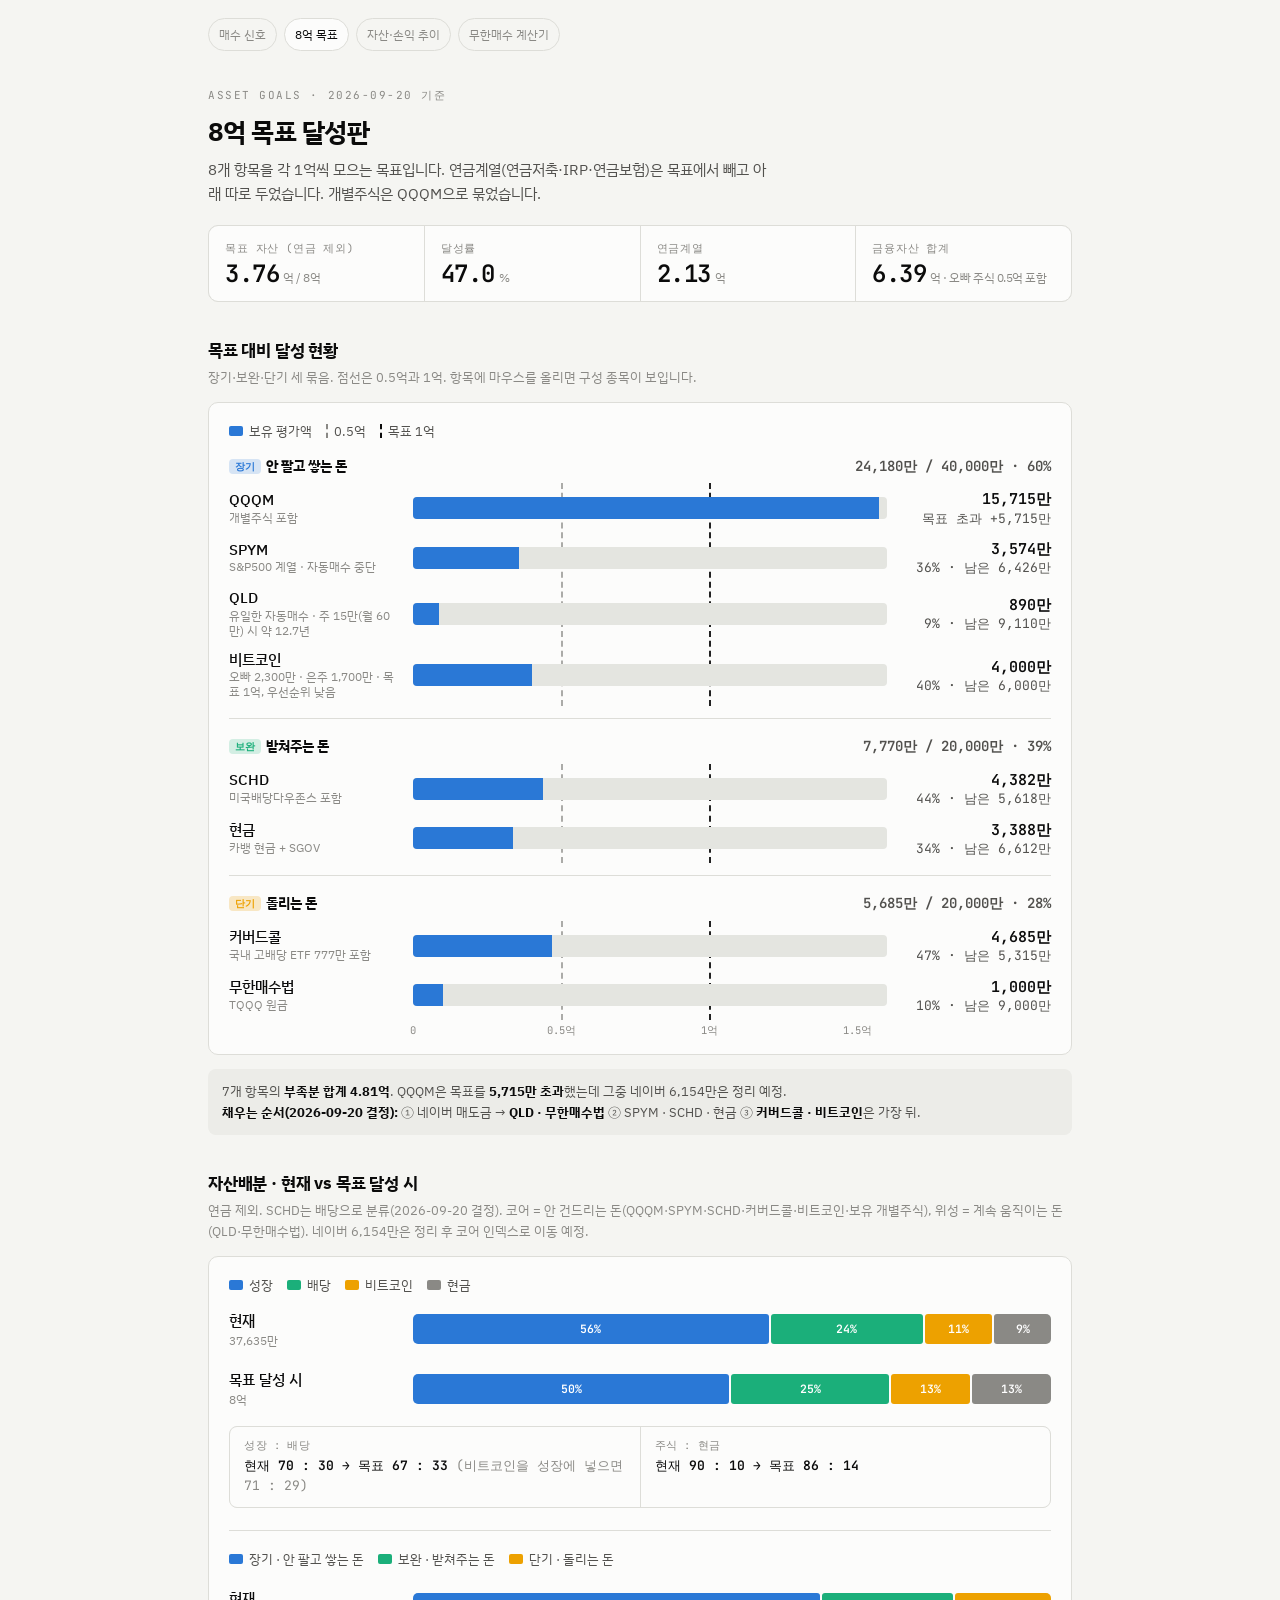
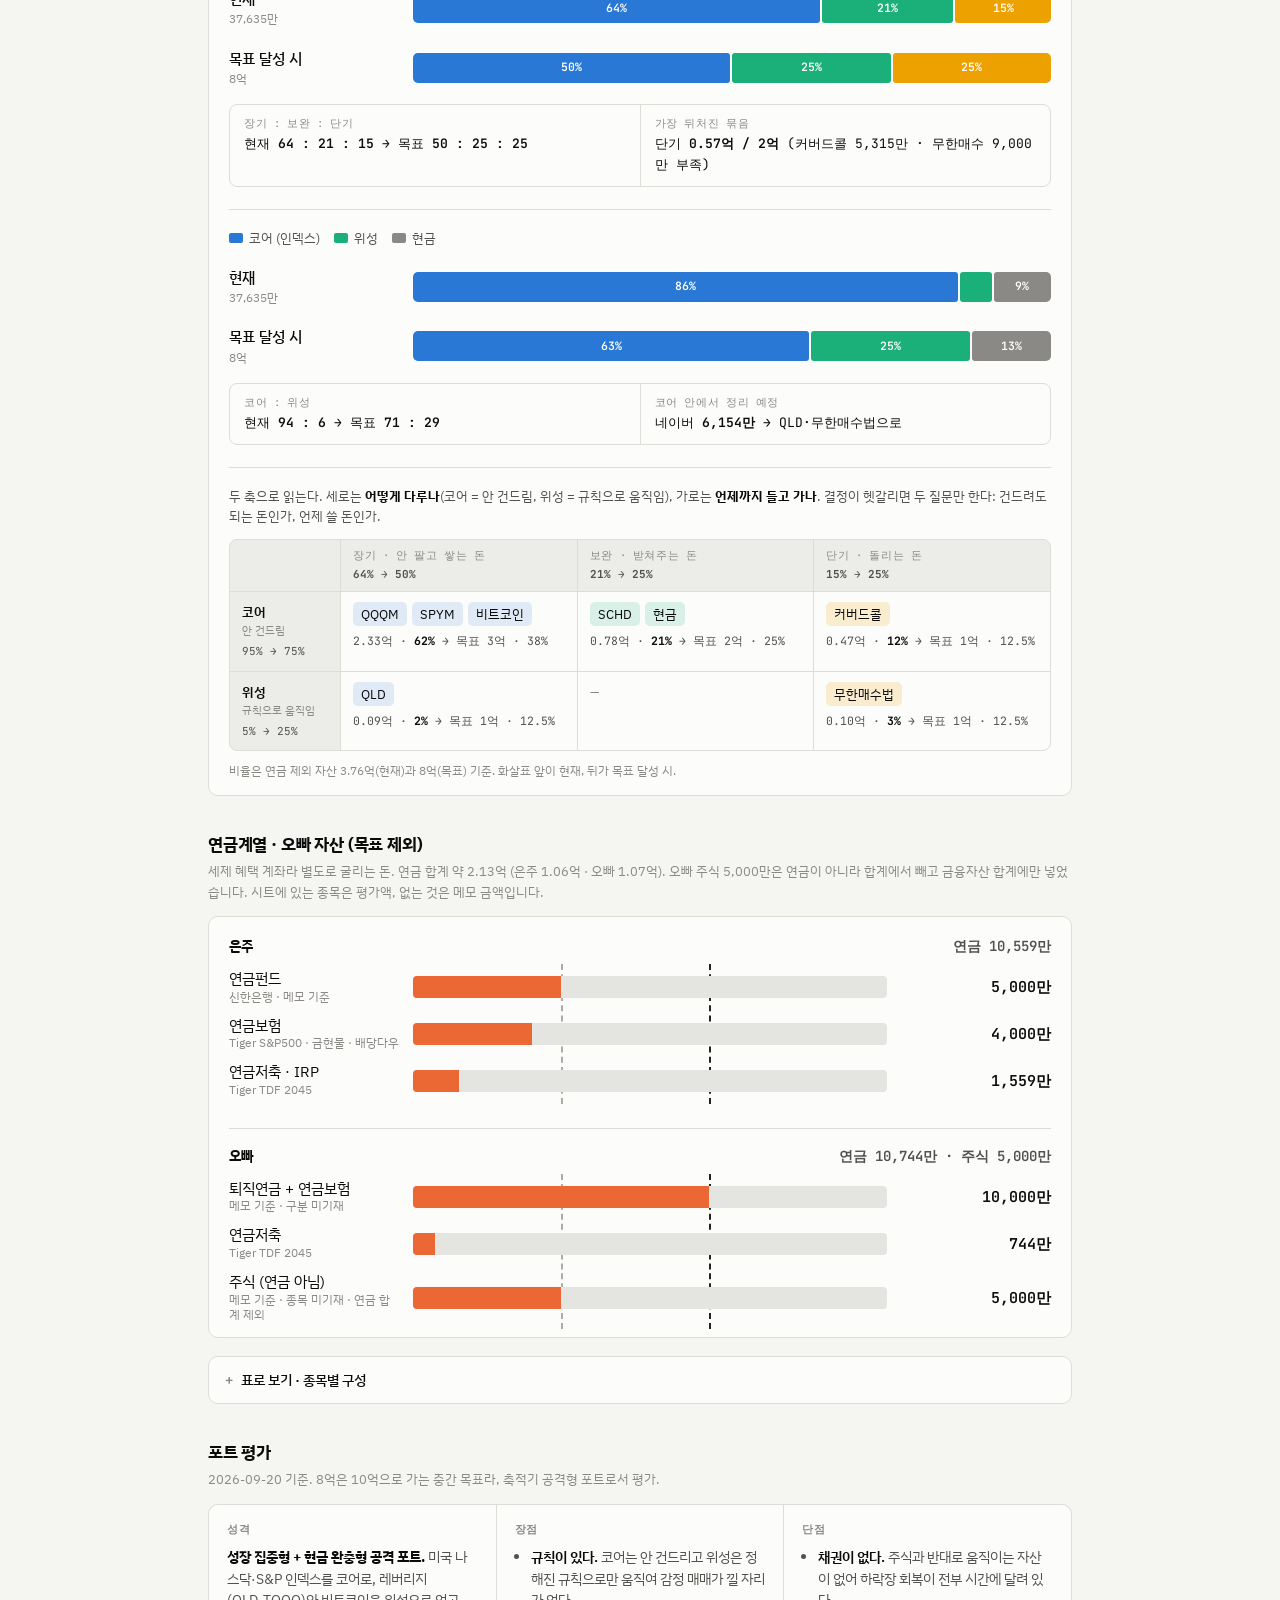
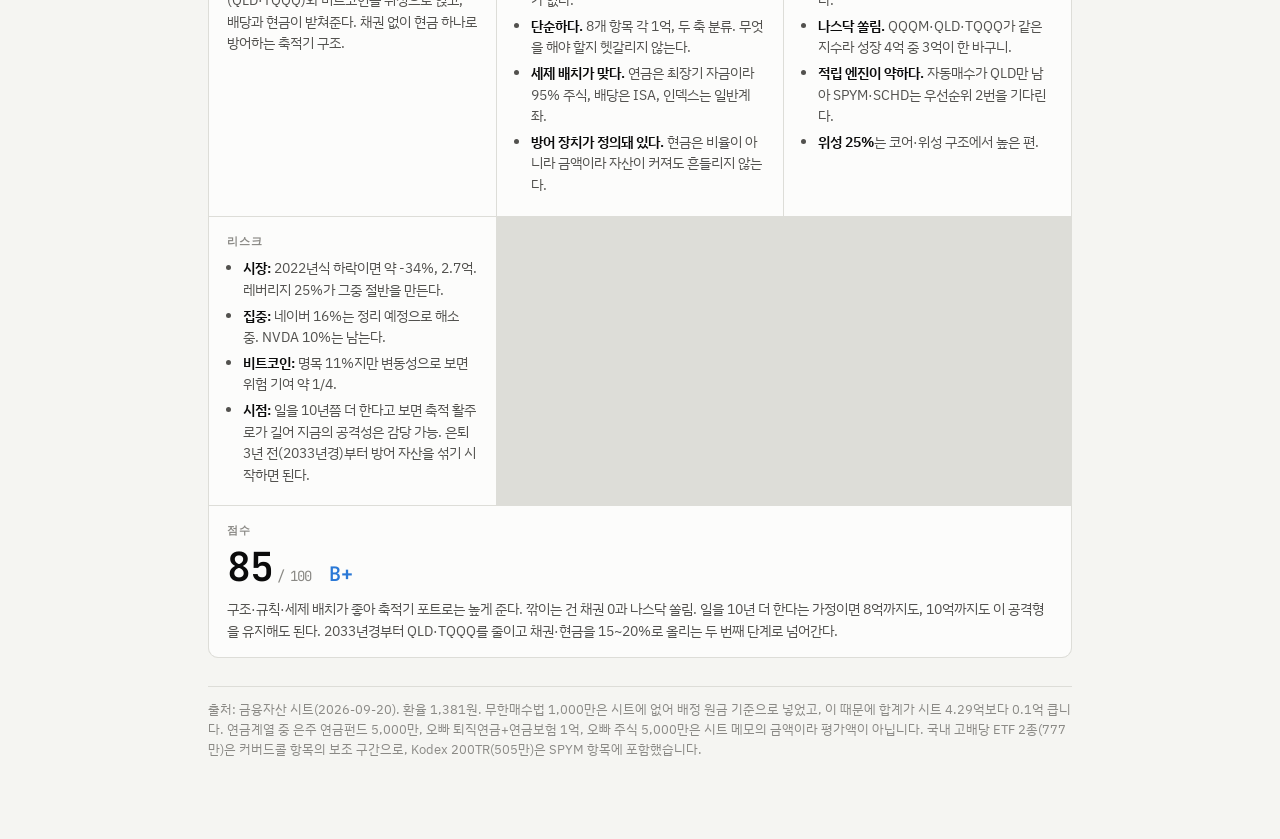
<file: asset-goals/index.html>
<!doctype html>
<html lang="ko">
<head>
<meta charset="utf-8">
<meta name="viewport" content="width=device-width,initial-scale=1">
<title>8억 목표 달성판</title>
<link rel="preconnect" href="https://fonts.googleapis.com">
<link rel="preconnect" href="https://fonts.gstatic.com" crossorigin>
<link rel="stylesheet" href="https://fonts.googleapis.com/css2?family=IBM+Plex+Sans+KR:wght@400;500;700&family=JetBrains+Mono:wght@400;600&display=swap">
<style>
:root{
  color-scheme:light;
  --bg:#F5F5F2; --panel:#FCFCFB; --sunk:#ECECE8; --track:#E4E5E0;
  --ink:#0B0B0B; --ink2:#52514E; --ink3:#8A8985; --line:#DDDDD8;
  --s1:#2a78d6; --s2:#eb6834; --s3:#1baf7a; --s4:#eda100; --s0:#8A8985; --target:#0B0B0B;
  --sans:"IBM Plex Sans KR",-apple-system,"Apple SD Gothic Neo",sans-serif;
  --mono:"JetBrains Mono",ui-monospace,Menlo,monospace;
}
@media (prefers-color-scheme:dark){:root:not([data-theme="light"]){
  color-scheme:dark;
  --bg:#141413; --panel:#1a1a19; --sunk:#232322; --track:#2A2A28;
  --ink:#FFFFFF; --ink2:#c3c2b7; --ink3:#8A8985; --line:#2E2E2C;
  --s1:#3987e5; --s2:#d95926; --s3:#199e70; --s4:#c98500; --s0:#8A8985; --target:#FFFFFF;
}}
:root[data-theme="dark"]{
  color-scheme:dark;
  --bg:#141413; --panel:#1a1a19; --sunk:#232322; --track:#2A2A28;
  --ink:#FFFFFF; --ink2:#c3c2b7; --ink3:#8A8985; --line:#2E2E2C;
  --s1:#3987e5; --s2:#d95926; --s3:#199e70; --s4:#c98500; --s0:#8A8985; --target:#FFFFFF;
}
*{box-sizing:border-box}
body{background:var(--bg);color:var(--ink);font-family:var(--sans);font-size:14.5px;line-height:1.6;font-variant-numeric:tabular-nums;-webkit-font-smoothing:antialiased}
.wrap{max-width:900px;margin:0 auto;padding-block:36px 72px;padding-inline:18px}
header{margin-bottom:22px}
.eyebrow{font-family:var(--mono);font-size:11px;letter-spacing:.14em;color:var(--ink3);margin:0 0 6px}
h1{font-size:26px;font-weight:700;letter-spacing:-.02em;margin:0 0 6px;text-wrap:balance}
.sub{margin:0;color:var(--ink2);max-width:62ch}

.tiles{display:grid;grid-template-columns:repeat(auto-fit,minmax(150px,1fr));gap:1px;background:var(--line);border:1px solid var(--line);border-radius:10px;overflow:hidden;margin:20px 0 0}
.tile{background:var(--panel);padding:14px 16px}
.tile .k{font-family:var(--mono);font-size:10.5px;letter-spacing:.08em;color:var(--ink3);text-transform:uppercase;margin:0 0 4px}
.tile .v{font-family:var(--mono);font-size:24px;font-weight:600;letter-spacing:-.02em;margin:0;line-height:1.1}
.tile .v small{font-size:12px;font-weight:400;color:var(--ink3);margin-left:4px;font-family:var(--sans)}

h2{font-size:17px;font-weight:700;margin:34px 0 4px;letter-spacing:-.01em}
.h2sub{font-size:13px;color:var(--ink3);margin:0 0 14px}

/* chart */
.chart{background:var(--panel);border:1px solid var(--line);border-radius:10px;padding:18px 20px 14px}
.legend{display:flex;flex-wrap:wrap;gap:14px;font-size:12.5px;color:var(--ink2);margin:0 0 14px}
.legend span{display:inline-flex;align-items:center;gap:6px}
.sw{width:14px;height:10px;border-radius:2px;background:var(--s1);display:inline-block}
.sw.hatch{background:repeating-linear-gradient(135deg,var(--s1) 0 2px,transparent 2px 5px)}
.sw.tgt{width:0;height:14px;border-left:2px dashed var(--target);background:none;border-radius:0}
.sw.half{width:0;height:14px;border-left:2px dashed var(--ink3);background:none;border-radius:0}
.rows{display:grid;gap:12px;position:relative}
#rows{gap:0}
#rows .grp+.grp{margin-top:18px;padding-top:16px;border-top:1px solid var(--line)}
.gh .tag{vertical-align:1px;margin:0 2px 0 0}
.glay{position:absolute;inset:-6px 0;display:grid;grid-template-columns:minmax(120px,170px) 1fr 150px;gap:14px;pointer-events:none}
.glcol{position:relative}
.glay .gl{top:0;bottom:0}
.track .gl{display:none}
.row{display:grid;grid-template-columns:minmax(120px,170px) 1fr 150px;gap:14px;align-items:center}
.row .nm{font-weight:500;line-height:1.3}
.row .nm small{display:block;font-size:11.5px;color:var(--ink3);font-weight:400;margin-top:1px}
.track{position:relative;height:22px;background:var(--track);border-radius:4px}
.bar{position:absolute;inset:0;display:flex;gap:2px;align-items:stretch}
.seg{height:100%;background:var(--s1);flex:0 0 auto;min-width:3px}
.seg.hatch{background:repeating-linear-gradient(135deg,var(--s1) 0 2px,transparent 2px 5px)}
.bar .seg:last-child{border-radius:0 4px 4px 0}
.bar .seg:first-child{border-radius:4px 0 0 4px}
.gl{position:absolute;top:-4px;bottom:-4px;width:0;border-left:2px dashed var(--ink3);left:var(--tx);opacity:.7}
.gl.one{border-left-color:var(--target);opacity:.9}
.row .val{font-family:var(--mono);font-size:13px;text-align:right;line-height:1.35}
.row .val b{font-weight:600;display:block;font-size:15px}
.row .val .pct{color:var(--ink2)}
.row .val .over{color:var(--ink2)}
.axis{position:relative;height:18px;margin:8px 0 0;grid-column:2;font-family:var(--mono);font-size:10.5px;color:var(--ink3)}
.axis span{position:absolute;transform:translateX(-50%)}
.axisrow{display:grid;grid-template-columns:minmax(120px,170px) 1fr 150px;gap:14px}
.row[data-tip]{cursor:default}
.row:hover .track{outline:2px solid var(--line);outline-offset:2px}
#tip{position:fixed;z-index:9;pointer-events:none;background:var(--ink);color:var(--bg);font-size:12.5px;padding:9px 12px;border-radius:7px;max-width:300px;line-height:1.5;box-shadow:0 8px 24px -10px rgba(0,0,0,.4);display:none}
#tip b{display:block;margin-bottom:3px}
#tip .l{display:flex;justify-content:space-between;gap:14px;font-family:var(--mono);font-size:12px}

/* horizon tag */
.tag{font-family:var(--mono);font-size:10px;font-weight:600;padding:1px 6px;border-radius:4px;vertical-align:2px;margin-left:4px;background:var(--sunk);color:var(--ink2)}
.t-장기{background:color-mix(in srgb,var(--s1) 18%,transparent);color:var(--s1)}
.t-보완{background:color-mix(in srgb,var(--s3) 18%,transparent);color:var(--s3)}
.t-단기{background:color-mix(in srgb,var(--s4) 22%,transparent);color:var(--s4)}

/* allocation */
.alloc{display:grid;gap:18px}
.arow{display:grid;grid-template-columns:minmax(120px,170px) 1fr;gap:14px;align-items:center}
.arow .nm{font-weight:500}
.arow .nm small{display:block;font-size:11.5px;color:var(--ink3);font-weight:400}
.stack{display:flex;gap:2px;height:30px}
.stack div{position:relative;display:grid;place-items:center;font-family:var(--mono);font-size:11.5px;font-weight:600;color:#fff;border-radius:3px;min-width:2px;overflow:hidden;white-space:nowrap}
.stack div:first-child{border-radius:5px 3px 3px 5px}.stack div:last-child{border-radius:3px 5px 5px 3px}
.c-g{background:var(--s1)} .c-d{background:var(--s3)} .c-b{background:var(--s4)} .c-c{background:var(--s0)}
.stack .c-c{color:#fff}
.legend .sw.d{background:var(--s3)} .legend .sw.b{background:var(--s4)} .legend .sw.c{background:var(--s0)}
.ratio{display:grid;grid-template-columns:repeat(auto-fit,minmax(200px,1fr));gap:1px;background:var(--line);border:1px solid var(--line);border-radius:8px;overflow:hidden;margin:16px 0 0;font-size:13px}
.ratio div{background:var(--panel);padding:10px 14px}
.ratio .k{font-family:var(--mono);font-size:10.5px;letter-spacing:.06em;color:var(--ink3);text-transform:uppercase;margin:0 0 2px}
.ratio .v{margin:0;font-family:var(--mono)}
.ratio .v b{font-weight:600}
.alloc+.alloc{margin-top:22px;padding-top:18px;border-top:1px solid var(--line)}

/* two-axis matrix */
.mx{margin:22px 0 0;padding-top:18px;border-top:1px solid var(--line)}
.mx .cap{font-size:13px;color:var(--ink2);margin:0 0 12px}
.mx .cap b{color:var(--ink)}
.mxg{display:grid;grid-template-columns:110px repeat(3,1fr);gap:1px;background:var(--line);border:1px solid var(--line);border-radius:8px;overflow:hidden}
.mxg>div{background:var(--panel);padding:10px 12px;min-height:54px;font-size:13px}
.mxg .h{font-family:var(--mono);font-size:10.5px;letter-spacing:.06em;color:var(--ink3);text-transform:uppercase;background:var(--sunk);min-height:auto;padding:7px 12px}
.mxg .rh{font-weight:600;background:var(--sunk);display:flex;align-items:center}
.mxg .rh small{display:block;font-weight:400;font-size:11px;color:var(--ink3)}
.mxg .it{display:grid;gap:6px;align-content:flex-start}
.mxg .ch{display:flex;flex-wrap:wrap;gap:5px}
.mxg .it p{margin:0;font-family:var(--mono);font-size:11.5px;color:var(--ink2)}
.mxg .it p b{color:var(--ink)}
.mxg .h b{display:block;font-family:var(--mono);font-size:11px;color:var(--ink2);text-transform:none;letter-spacing:0;margin-top:2px}
.mxg .rh{flex-direction:column;align-items:flex-start;justify-content:center}
.mxg .rh .pc{font-family:var(--mono);color:var(--ink2);margin-top:3px}
.mxg .ch span{padding:2px 8px;border-radius:5px;background:var(--sunk);font-size:12.5px}
.mxg .it.g .ch span{background:color-mix(in srgb,var(--s1) 14%,transparent)}
.mxg .it.d .ch span{background:color-mix(in srgb,var(--s3) 16%,transparent)}
.mxg .it.b .ch span{background:color-mix(in srgb,var(--s4) 18%,transparent)}
.mxg .empty{color:var(--ink3);font-size:12px}
@media (max-width:560px){.mxg{grid-template-columns:90px repeat(3,1fr)} .mxg>div{padding:8px 8px;font-size:12px}}

/* evaluation */
.ev{display:grid;grid-template-columns:repeat(auto-fit,minmax(230px,1fr));gap:1px;background:var(--line);border:1px solid var(--line);border-radius:10px;overflow:hidden}
.ev>div{background:var(--panel);padding:16px 18px}
.ev h4{margin:0 0 8px;font-family:var(--mono);font-size:10.5px;letter-spacing:.08em;color:var(--ink3);text-transform:uppercase;font-weight:600}
.ev ul{margin:0;padding-left:16px;font-size:13.5px;color:var(--ink2)}
.ev li{margin:0 0 4px}
.ev li b{color:var(--ink);font-weight:600}
.ev p{margin:0;font-size:13.5px;color:var(--ink2)}
.ev p b{color:var(--ink)}
.score{display:flex;gap:18px;align-items:baseline;flex-wrap:wrap;margin:0 0 8px}
.score .n{font-family:var(--mono);font-size:40px;font-weight:600;letter-spacing:-.03em;line-height:1}
.score .n small{font-size:14px;color:var(--ink3);font-weight:400;margin-left:4px}
.score .g{font-family:var(--mono);font-size:20px;font-weight:600;color:var(--s1)}

/* pension */
.pen .seg{background:var(--s2)}
.pen .row .nm{font-weight:400}
.grp{display:grid;gap:12px}
.grp+.grp{margin-top:18px;padding-top:16px;border-top:1px solid var(--line)}
.gh{display:flex;justify-content:space-between;align-items:baseline;font-weight:700;font-size:14px}
.gh .gt{font-family:var(--mono);font-weight:600;color:var(--ink2)}
.gap{margin:14px 0 0;padding:12px 14px;background:var(--sunk);border-radius:8px;font-size:13px;color:var(--ink2)}
.gap b{color:var(--ink)}

details{margin-top:18px;border:1px solid var(--line);border-radius:10px;background:var(--panel)}
summary{cursor:pointer;padding:12px 16px;font-weight:500;font-size:14px;list-style:none;display:flex;gap:8px;align-items:center}
summary::before{content:"+";font-family:var(--mono);color:var(--ink3)}
details[open] summary::before{content:"–"}
.tbl{overflow-x:auto;border-top:1px solid var(--line)}
table{border-collapse:collapse;width:100%;min-width:560px;font-size:13px}
th,td{padding:7px 14px;text-align:left;border-bottom:1px solid var(--line);white-space:nowrap}
th{font-family:var(--mono);font-size:10.5px;letter-spacing:.06em;color:var(--ink3);background:var(--sunk);text-transform:uppercase;font-weight:600}
td.n{font-family:var(--mono);text-align:right}
td.g{font-weight:600;background:var(--sunk)}
tbody tr:last-child td{border-bottom:none}
footer{margin-top:28px;padding-top:12px;border-top:1px solid var(--line);font-size:12.5px;color:var(--ink3);line-height:1.6}
@media (max-width:560px){
  .row,.axisrow{grid-template-columns:1fr}
  .glay{display:none} .track .gl{display:block}
  .row .val{text-align:left;display:flex;gap:10px;align-items:baseline}
  .row .val b{display:inline}
  .axis{grid-column:1}
}
.site-nav{max-width:900px;margin:18px auto 0;padding:0 18px;display:flex;gap:7px;flex-wrap:wrap}
.site-nav a{color:var(--ink3);text-decoration:none;border:1px solid var(--line);border-radius:999px;padding:6px 10px;font-size:12px}
.site-nav a[aria-current="page"],.site-nav a:hover{color:var(--ink);background:var(--panel)}
</style>
</head>
<body>

<nav class="site-nav" data-site-nav aria-label="투자 도구">
  <a href="/invest-dash/">매수 신호</a>
  <a href="/invest-dash/asset-goals/" aria-current="page">8억 목표</a>
  <a href="/invest-dash/asset-trend/">자산·손익 추이</a>
  <a href="/invest-dash/infinite-buying/">무한매수 계산기</a>
</nav>
<div class="wrap">
<header>
  <p class="eyebrow">ASSET GOALS · 2026-09-20 기준</p>
  <h1>8억 목표 달성판</h1>
  <p class="sub">8개 항목을 각 1억씩 모으는 목표입니다. 연금계열(연금저축·IRP·연금보험)은 목표에서 빼고 아래 따로 두었습니다. 개별주식은 QQQM으로 묶었습니다.</p>
  <div class="tiles">
    <div class="tile"><p class="k">목표 자산 (연금 제외)</p><p class="v">3.76<small>억 / 8억</small></p></div>
    <div class="tile"><p class="k">달성률</p><p class="v">47.0<small>%</small></p></div>
    <div class="tile"><p class="k">연금계열</p><p class="v">2.13<small>억</small></p></div>
    <div class="tile"><p class="k">금융자산 합계</p><p class="v">6.39<small>억 · 오빠 주식 0.5억 포함</small></p></div>
  </div>
</header>



<h2>목표 대비 달성 현황</h2>
<p class="h2sub">장기·보완·단기 세 묶음. 점선은 0.5억과 1억. 항목에 마우스를 올리면 구성 종목이 보입니다.</p>
<div class="chart" id="chart">
  <div class="legend"><span><i class="sw"></i>보유 평가액</span><span><i class="sw half"></i>0.5억</span><span><i class="sw tgt"></i>목표 1억</span></div>
  <div class="rows" id="rows"></div>
  <div class="axisrow"><div></div><div class="axis" id="axis"></div><div></div></div>
</div>
<div class="gap">7개 항목의 <b>부족분 합계 4.81억</b>. QQQM은 목표를 <b>5,715만 초과</b>했는데 그중 네이버 6,154만은 정리 예정.<br>
<b>채우는 순서(2026-09-20 결정):</b> ① 네이버 매도금 → <b>QLD · 무한매수법</b> ② SPYM · SCHD · 현금 ③ <b>커버드콜 · 비트코인</b>은 가장 뒤.</div>

<h2>자산배분 · 현재 vs 목표 달성 시</h2>
<p class="h2sub">연금 제외. SCHD는 배당으로 분류(2026-09-20 결정). 코어 = 안 건드리는 돈(QQQM·SPYM·SCHD·커버드콜·비트코인·보유 개별주식), 위성 = 계속 움직이는 돈(QLD·무한매수법). 네이버 6,154만은 정리 후 코어 인덱스로 이동 예정.</p>
<div class="chart">
  <div class="legend"><span><i class="sw"></i>성장</span><span><i class="sw d"></i>배당</span><span><i class="sw b"></i>비트코인</span><span><i class="sw c"></i>현금</span></div>
  <div class="alloc" id="alloc1"></div>
  <div class="ratio" id="ratio1"></div>
  <div class="alloc" id="alloc3" style="margin-top:22px;padding-top:18px;border-top:1px solid var(--line)">
    <div class="legend" style="margin:0"><span><i class="sw"></i>장기 · 안 팔고 쌓는 돈</span><span><i class="sw d"></i>보완 · 받쳐주는 돈</span><span><i class="sw b"></i>단기 · 돌리는 돈</span></div>
  </div>
  <div class="ratio" id="ratio3"></div>
  <div class="alloc" id="alloc2" style="margin-top:22px;padding-top:18px;border-top:1px solid var(--line)">
    <div class="legend" style="margin:0"><span><i class="sw"></i>코어 (인덱스)</span><span><i class="sw d"></i>위성</span><span><i class="sw c"></i>현금</span></div>
  </div>
  <div class="ratio" id="ratio2"></div>
  <div class="mx">
    <p class="cap">두 축으로 읽는다. 세로는 <b>어떻게 다루나</b>(코어 = 안 건드림, 위성 = 규칙으로 움직임), 가로는 <b>언제까지 들고 가나</b>. 결정이 헷갈리면 두 질문만 한다: 건드려도 되는 돈인가, 언제 쓸 돈인가.</p>
    <div class="mxg">
      <div class="h"></div>
      <div class="h">장기 · 안 팔고 쌓는 돈<b>64% → 50%</b></div>
      <div class="h">보완 · 받쳐주는 돈<b>21% → 25%</b></div>
      <div class="h">단기 · 돌리는 돈<b>15% → 25%</b></div>
      <div class="rh">코어<small>안 건드림</small><small class="pc">95% → 75%</small></div>
      <div class="it g"><div class="ch"><span>QQQM</span><span>SPYM</span><span>비트코인</span></div><p>2.33억 · <b>62%</b> → 목표 3억 · 38%</p></div>
      <div class="it d"><div class="ch"><span>SCHD</span><span>현금</span></div><p>0.78억 · <b>21%</b> → 목표 2억 · 25%</p></div>
      <div class="it b"><div class="ch"><span>커버드콜</span></div><p>0.47억 · <b>12%</b> → 목표 1억 · 12.5%</p></div>
      <div class="rh">위성<small>규칙으로 움직임</small><small class="pc">5% → 25%</small></div>
      <div class="it g"><div class="ch"><span>QLD</span></div><p>0.09억 · <b>2%</b> → 목표 1억 · 12.5%</p></div>
      <div class="empty">—</div>
      <div class="it b"><div class="ch"><span>무한매수법</span></div><p>0.10억 · <b>3%</b> → 목표 1억 · 12.5%</p></div>
    </div>
    <p class="cap" style="margin:10px 0 0;font-size:12px;color:var(--ink3)">비율은 연금 제외 자산 3.76억(현재)과 8억(목표) 기준. 화살표 앞이 현재, 뒤가 목표 달성 시.</p>
  </div>
</div>

<h2>연금계열 · 오빠 자산 (목표 제외)</h2>
<p class="h2sub">세제 혜택 계좌라 별도로 굴리는 돈. 연금 합계 약 2.13억 (은주 1.06억 · 오빠 1.07억). 오빠 주식 5,000만은 연금이 아니라 합계에서 빼고 금융자산 합계에만 넣었습니다. 시트에 있는 종목은 평가액, 없는 것은 메모 금액입니다.</p>
<div class="chart pen"><div class="rows" id="prows"></div></div>

<details>
  <summary>표로 보기 · 종목별 구성</summary>
  <div class="tbl"><table>
    <thead><tr><th>항목</th><th>계좌 · 종목</th><th style="text-align:right">평가액 (원)</th></tr></thead>
    <tbody id="tbody"></tbody>
  </table></div>
</details>

<h2>포트 평가</h2>
<p class="h2sub">2026-09-20 기준. 8억은 10억으로 가는 중간 목표라, 축적기 공격형 포트로서 평가.</p>
<div class="ev">
  <div>
    <h4>성격</h4>
    <p><b>성장 집중형 + 현금 완충형 공격 포트.</b> 미국 나스닥·S&P 인덱스를 코어로, 레버리지(QLD·TQQQ)와 비트코인을 위성으로 얹고, 배당과 현금이 받쳐준다. 채권 없이 현금 하나로 방어하는 축적기 구조.</p>
  </div>
  <div>
    <h4>장점</h4>
    <ul>
      <li><b>규칙이 있다.</b> 코어는 안 건드리고 위성은 정해진 규칙으로만 움직여 감정 매매가 낄 자리가 없다.</li>
      <li><b>단순하다.</b> 8개 항목 각 1억, 두 축 분류. 무엇을 해야 할지 헷갈리지 않는다.</li>
      <li><b>세제 배치가 맞다.</b> 연금은 최장기 자금이라 95% 주식, 배당은 ISA, 인덱스는 일반계좌.</li>
      <li><b>방어 장치가 정의돼 있다.</b> 현금은 비율이 아니라 금액이라 자산이 커져도 흔들리지 않는다.</li>
    </ul>
  </div>
  <div>
    <h4>단점</h4>
    <ul>
      <li><b>채권이 없다.</b> 주식과 반대로 움직이는 자산이 없어 하락장 회복이 전부 시간에 달려 있다.</li>
      <li><b>나스닥 쏠림.</b> QQQM·QLD·TQQQ가 같은 지수라 성장 4억 중 3억이 한 바구니.</li>
      <li><b>적립 엔진이 약하다.</b> 자동매수가 QLD만 남아 SPYM·SCHD는 우선순위 2번을 기다린다.</li>
      <li><b>위성 25%</b>는 코어·위성 구조에서 높은 편.</li>
    </ul>
  </div>
  <div>
    <h4>리스크</h4>
    <ul>
      <li><b>시장:</b> 2022년식 하락이면 약 -34%, 2.7억. 레버리지 25%가 그중 절반을 만든다.</li>
      <li><b>집중:</b> 네이버 16%는 정리 예정으로 해소 중. NVDA 10%는 남는다.</li>
      <li><b>비트코인:</b> 명목 11%지만 변동성으로 보면 위험 기여 약 1/4.</li>
      <li><b>시점:</b> 일을 10년쯤 더 한다고 보면 축적 활주로가 길어 지금의 공격성은 감당 가능. 은퇴 3년 전(2033년경)부터 방어 자산을 섞기 시작하면 된다.</li>
    </ul>
  </div>
  <div style="grid-column:1/-1">
    <h4>점수</h4>
    <div class="score"><span class="n">85<small>/ 100</small></span><span class="g">B+</span></div>
    <p>구조·규칙·세제 배치가 좋아 축적기 포트로는 높게 준다. 깎이는 건 채권 0과 나스닥 쏠림. 일을 10년 더 한다는 가정이면 8억까지도, 10억까지도 이 공격형을 유지해도 된다. 2033년경부터 QLD·TQQQ를 줄이고 채권·현금을 15~20%로 올리는 두 번째 단계로 넘어간다.</p>
  </div>
</div>

<footer>출처: 금융자산 시트(2026-09-20). 환율 1,381원. 무한매수법 1,000만은 시트에 없어 배정 원금 기준으로 넣었고, 이 때문에 합계가 시트 4.29억보다 0.1억 큽니다. 연금계열 중 은주 연금펀드 5,000만, 오빠 퇴직연금+연금보험 1억, 오빠 주식 5,000만은 시트 메모의 금액이라 평가액이 아닙니다. 국내 고배당 ETF 2종(777만)은 커버드콜 항목의 보조 구간으로, Kodex 200TR(505만)은 SPYM 항목에 포함했습니다.</footer>
</div>
<div id="tip" role="tooltip"></div>

<script>
const GOAL=1e8, MAX=1.6e8;   // 축 최대 1.6억 — QQQM 157%가 들어오도록
const fmt=n=>Math.round(n/1e4).toLocaleString('ko-KR')+'만';
const goals=[
  {n:'QQQM',tag:'장기',sub:'개별주식 포함',segs:[157148887],items:[['네이버 (직투·삼성)',61539000],['QQQM (직투25·토스)',38148551],['NVDA',36103759],['GOOGL',10659387],['삼성전자',3855000],['Kodex 미국나스닥100',2951850],['TSLA',1746813],['AAPL',852077],['META',842700],['Time 미국나스닥100액티브',449750]]},
  {n:'SPYM',tag:'장기',sub:'S&P500 계열 · 자동매수 중단',segs:[35744017],items:[['SPY',18062030],['SPYM (직투25·토스)',8140857],['Kodex 200TR (직투25·삼성)',5047250],['Tiger 미국S&P500',4493880]]},
  {n:'QLD',tag:'장기',sub:'유일한 자동매수 · 주 15만(월 60만) 시 약 12.7년',segs:[8904121],items:[['QLD (직투25)',8129560],['QLD (토스)',774561]]},
  {n:'SCHD',tag:'보완',sub:'미국배당다우존스 포함',segs:[43815745],items:[['SCHD (직투25)',19278760],['TIGER 미국배당다우존스 (ISA)',16966985],['TIGER 미국배당다우존스 (직투25)',7570000]]},
  {n:'커버드콜',tag:'단기',sub:'국내 고배당 ETF 777만 포함',segs:[46853185],items:[['Kodex 미국배당커버드콜액티브 (은주 ISA)',17391640],['TIGER 미국테크TOP10타겟커버드콜 (오빠 ISA)',11137500],['Kodex 미국배당커버드콜액티브 (오빠 ISA)',10549545],['Tiger 은행고배당플러스 top10 (ISA)',4005000],['PLUS 고배당주 (ISA)',3769500]]},
  {n:'비트코인',tag:'장기',sub:'오빠 2,300만 · 은주 1,700만 · 목표 1억, 우선순위 낮음',segs:[40000000],items:[['비트코인 (오빠)',23000000],['비트코인 (은주)',17000000]]},
  {n:'현금',tag:'보완',sub:'카뱅 현금 + SGOV',segs:[33883811],items:[['카뱅현금 + SGOV',33883811]]},
  {n:'무한매수법',tag:'단기',sub:'TQQQ 원금',segs:[10000000],items:[['무한매수법 원금 (TQQQ)',10000000]]},
];
const pension={
  '은주':[
    {n:'연금펀드',sub:'신한은행 · 메모 기준',segs:[50000000],items:[['신한은행 연금펀드 (메모)',50000000]]},
    {n:'연금보험',sub:'Tiger S&P500 · 금현물 · 배당다우',segs:[39995560],items:[['Tiger S&P500',28647380],['ACE KRX금현물',8517000],['TIGER 미국배당다우존스',2831180]]},
    {n:'연금저축 · IRP',sub:'Tiger TDF 2045',segs:[15589940],items:[['연금저축 Tiger TDF 2045',9243380],['IRP Tiger TDF 2045',6346560]]},
  ],
  '오빠':[
    {n:'퇴직연금 + 연금보험',sub:'메모 기준 · 구분 미기재',segs:[100000000],items:[['퇴직연금 + 연금보험 (메모)',100000000]]},
    {n:'연금저축',sub:'Tiger TDF 2045',segs:[7440380],items:[['연금저축 Tiger TDF 2045',7440380]]},
    {n:'주식 (연금 아님)',sub:'메모 기준 · 종목 미기재 · 연금 합계 제외',np:true,segs:[50000000],items:[['오빠 주식 (메모)',50000000]]},
  ]
};
const GL=`<div class="glay"><div></div><div class="glcol"><div class="gl" style="--tx:${(GOAL/2/MAX*100).toFixed(2)}%"></div><div class="gl one" style="--tx:${(GOAL/MAX*100).toFixed(2)}%"></div></div><div></div></div>`;
function row(g,withTarget){
  const tot=g.segs.reduce((a,b)=>a+b,0), pct=tot/GOAL*100;
  const segs=g.segs.map((v,i)=>`<div class="seg ${i>0?'hatch':''}" style="width:calc(${(v/MAX*100).toFixed(2)}% - ${i>0?'1px':'0px'})"></div>`).join('');
  const val= withTarget
    ? `<b>${fmt(tot)}</b><span class="${pct>=100?'over':'pct'}">${pct>=100?'목표 초과 +'+fmt(tot-GOAL):pct.toFixed(0)+'% · 남은 '+fmt(GOAL-tot)}</span>`
    : `<b>${fmt(tot)}</b>`;
  return `<div class="row" tabindex="0" data-i="${g.n}">
    <div class="nm">${g.n}<small>${g.sub}</small></div>
    <div class="track"><div class="bar">${segs}</div><div class="gl" style="--tx:${(GOAL/2/MAX*100).toFixed(2)}%"></div><div class="gl one" style="--tx:${(GOAL/MAX*100).toFixed(2)}%"></div></div>
    <div class="val">${val}</div></div>`;
}
const GROUPS=[['장기','안 팔고 쌓는 돈'],['보완','받쳐주는 돈'],['단기','돌리는 돈']];
document.getElementById('rows').innerHTML=GROUPS.map(([t,d])=>{
  const arr=goals.filter(g=>g.tag===t), cur=arr.reduce((x,g)=>x+g.segs.reduce((a,b)=>a+b,0),0), tgt=arr.length*GOAL;
  return `<div class="grp"><div class="gh"><span><span class="tag t-${t}">${t}</span> ${d}</span><span class="gt">${fmt(cur)} / ${fmt(tgt)} · ${(cur/tgt*100).toFixed(0)}%</span></div><div class="rows">${GL}`+arr.map(g=>row(g,true)).join('')+`</div></div>`;
}).join('');
document.getElementById('prows').innerHTML=Object.entries(pension).map(([who,arr])=>{
  const t=arr.filter(g=>!g.np).reduce((x,g)=>x+g.segs[0],0), np=arr.filter(g=>g.np).reduce((x,g)=>x+g.segs[0],0);
  return `<div class="grp"><div class="gh"><span>${who}</span><span class="gt">연금 ${fmt(t)}${np?' · 주식 '+fmt(np):''}</span></div><div class="rows">${GL}`+arr.map(g=>row(g,false)).join('')+`</div></div>`;
}).join('');
document.getElementById('axis').innerHTML=[0,0.5e8,1e8,1.5e8].map(v=>`<span style="left:${(v/MAX*100).toFixed(2)}%">${v===0?'0':v===1e8?'1억':(v/1e8).toFixed(1)+'억'}</span>`).join('');


/* 자산배분 */
const NOW=376349766;
const A1=[
  {n:'현재',sub:fmt(NOW),parts:[['c-g','성장',211797025],['c-d','배당',90668930],['c-b','비트코인',40000000],['c-c','현금',33883811]]},
  {n:'목표 달성 시',sub:'8억',parts:[['c-g','성장',4e8],['c-d','배당',2e8],['c-b','비트코인',1e8],['c-c','현금',1e8]]},
];
const A3=[
  {n:'현재',sub:fmt(NOW),parts:[['c-g','장기',241797025],['c-d','보완',77699556],['c-b','단기',56853185]]},
  {n:'목표 달성 시',sub:'8억',parts:[['c-g','장기',4e8],['c-d','보완',2e8],['c-b','단기',2e8]]},
];
const A2=[
  {n:'현재',sub:fmt(NOW),parts:[['c-g','코어',323561834],['c-d','위성',18904121],['c-c','현금',33883811]]},
  {n:'목표 달성 시',sub:'8억',parts:[['c-g','코어',5e8],['c-d','위성',2e8],['c-c','현금',1e8]]},
];
function stack(r){ const t=r.parts.reduce((a,p)=>a+p[2],0);
  return `<div class="arow"><div class="nm">${r.n}<small>${r.sub}</small></div><div class="stack">${r.parts.map(([c,l,v])=>{const pc=v/t*100;return `<div class="${c}" style="flex:${v}" title="${l} ${fmt(v)} · ${pc.toFixed(1)}%">${pc>=7?pc.toFixed(0)+'%':''}</div>`;}).join('')}</div></div>`; }
document.getElementById('alloc1').innerHTML=A1.map(stack).join('');
document.getElementById('alloc3').insertAdjacentHTML('beforeend',A3.map(stack).join(''));
document.getElementById('alloc2').insertAdjacentHTML('beforeend',A2.map(stack).join(''));
const r=(a,b)=>{const t=a+b;return Math.round(a/t*100)+' : '+Math.round(b/t*100);};
document.getElementById('ratio1').innerHTML=`
  <div><p class="k">성장 : 배당</p><p class="v">현재 <b>${r(211797025,90668930)}</b> → 목표 <b>${r(4,2)}</b> <span style="color:var(--ink3)">(비트코인을 성장에 넣으면 ${r(5,2)})</span></p></div>
  <div><p class="k">주식 : 현금</p><p class="v">현재 <b>${r(211797025+90668930,33883811)}</b> → 목표 <b>${r(6,1)}</b></p></div>`;
const r3=(a,b,c)=>{const t=a+b+c;return [a,b,c].map(v=>Math.round(v/t*100)).join(' : ');};
document.getElementById('ratio3').innerHTML=`
  <div><p class="k">장기 : 보완 : 단기</p><p class="v">현재 <b>${r3(241797025,77699556,56853185)}</b> → 목표 <b>${r3(4,2,2)}</b></p></div>
  <div><p class="k">가장 뒤처진 묶음</p><p class="v">단기 <b>0.57억 / 2억</b> (커버드콜 5,315만 · 무한매수 9,000만 부족)</p></div>`;
document.getElementById('ratio2').innerHTML=`
  <div><p class="k">코어 : 위성</p><p class="v">현재 <b>${r(323561834,18904121)}</b> → 목표 <b>${r(5,2)}</b></p></div>
  <div><p class="k">코어 안에서 정리 예정</p><p class="v">네이버 <b>6,154만</b> → QLD·무한매수법으로</p></div>`;

/* 표 */
const tb=[];
for(const g of goals){ g.items.forEach((it,i)=>tb.push(`<tr>${i===0?`<td class="g" rowspan="${g.items.length}">${g.n}</td>`:''}<td>${it[0]}</td><td class="n">${it[1].toLocaleString('ko-KR')}</td></tr>`)); }
for(const [who,arr] of Object.entries(pension)){ const items=arr.flatMap(g=>g.items.map(it=>[g.n+' · '+it[0],it[1]])); items.forEach((it,i)=>tb.push(`<tr>${i===0?`<td class="g" rowspan="${items.length}">연금 · ${who}</td>`:''}<td>${it[0]}</td><td class="n">${it[1].toLocaleString('ko-KR')}</td></tr>`)); }
document.getElementById('tbody').innerHTML=tb.join('');

/* 툴팁 */
const tip=document.getElementById('tip'), pall=Object.values(pension).flat();
function show(e){
  const r=e.currentTarget;
  const d=r.closest('.pen')?pall.find(x=>x.n===r.dataset.i):goals.find(x=>x.n===r.dataset.i);
  if(!d) return;
  tip.innerHTML=`<b>${d.n} · ${fmt(d.segs.reduce((a,b)=>a+b,0))}</b>`+d.items.map(it=>`<div class="l"><span>${it[0]}</span><span>${fmt(it[1])}</span></div>`).join('');
  tip.style.display='block'; move(e);
}
function move(e){ const x=(e.clientX??200), y=(e.clientY??200); const w=tip.offsetWidth,h=tip.offsetHeight;
  tip.style.left=Math.min(x+14,innerWidth-w-8)+'px'; tip.style.top=(y+18+h>innerHeight? y-h-10 : y+18)+'px'; }
function hide(){ tip.style.display='none'; }
document.querySelectorAll('.row').forEach(r=>{ r.addEventListener('mouseenter',show); r.addEventListener('mousemove',move); r.addEventListener('mouseleave',hide); r.addEventListener('focus',show); r.addEventListener('blur',hide); });
</script>
</body>
</html>
</file>
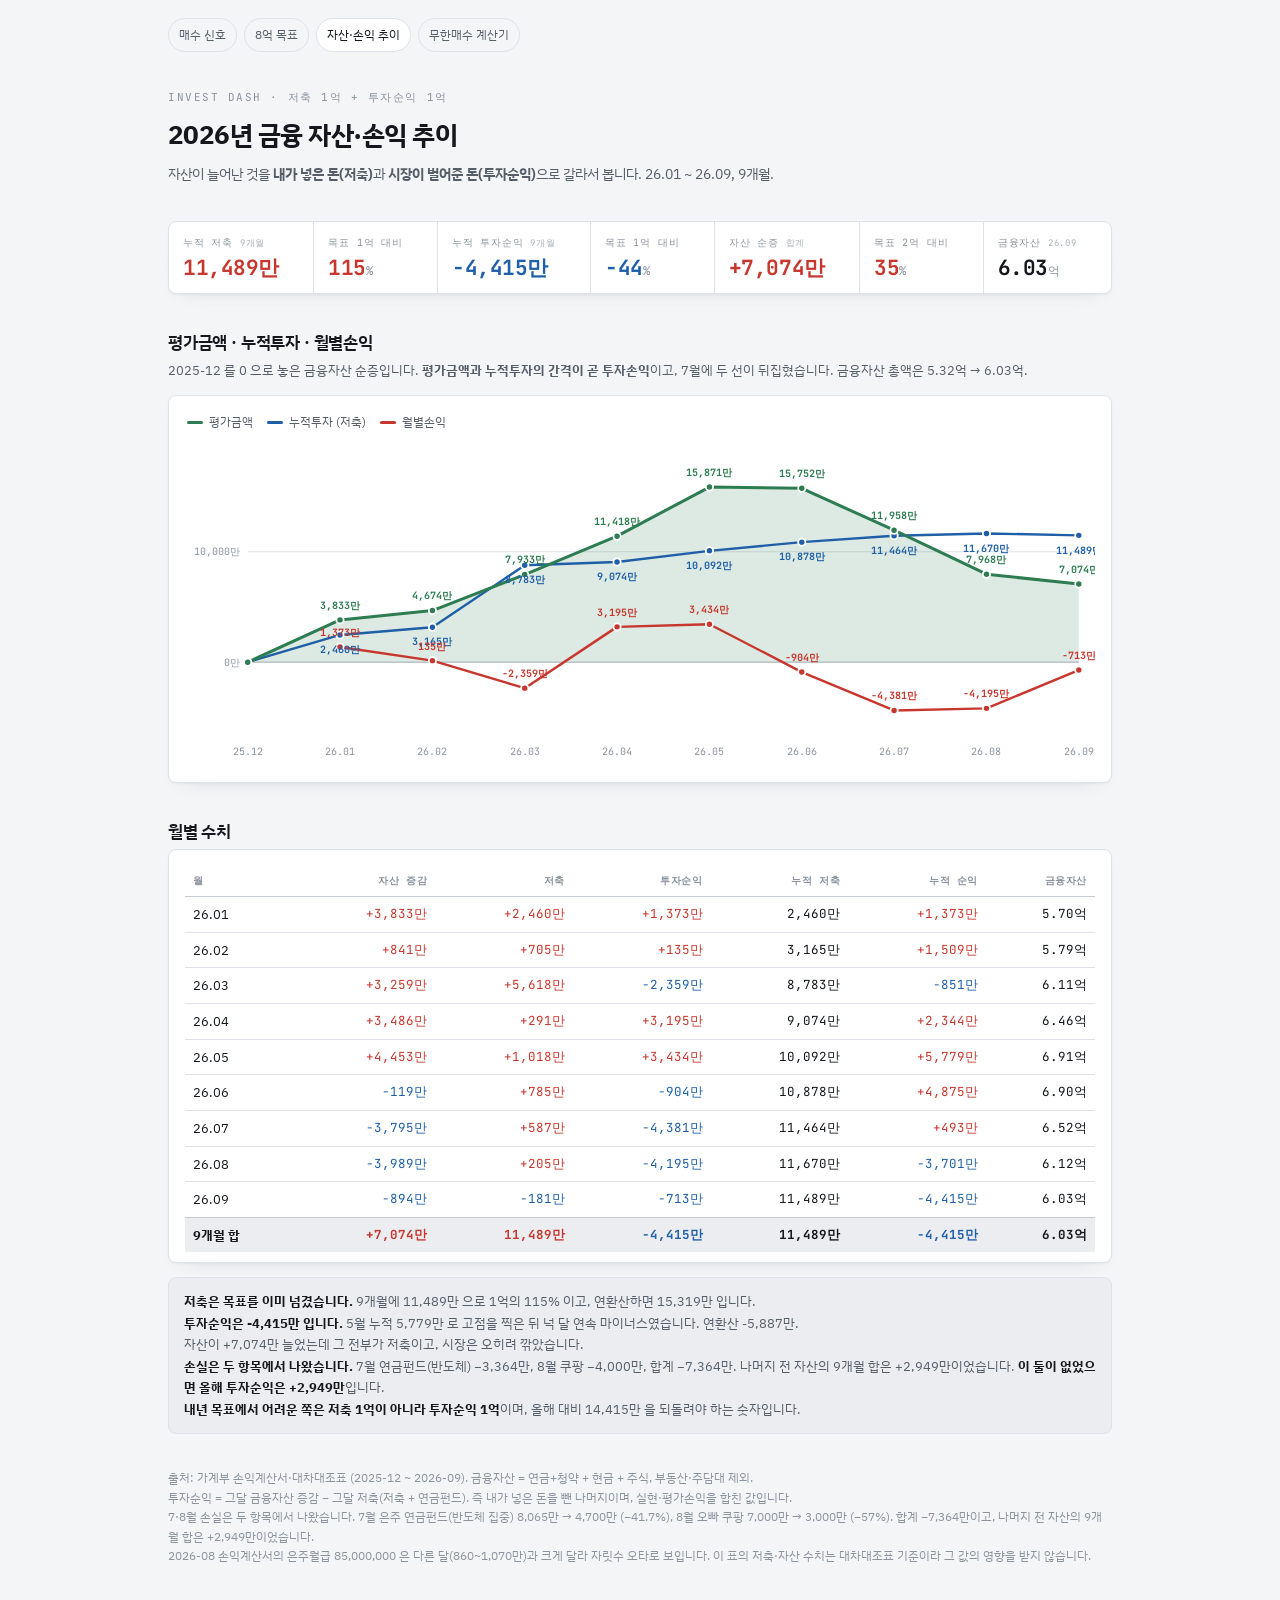
<file: asset-trend/index.html>
<!doctype html>
<html lang="ko">
<head>
<meta charset="utf-8">
<meta name="viewport" content="width=device-width,initial-scale=1">
<title>2026년 금융 자산·손익 추이</title>
<link rel="preconnect" href="https://fonts.googleapis.com">
<link rel="preconnect" href="https://fonts.gstatic.com" crossorigin>
<link rel="stylesheet" href="https://fonts.googleapis.com/css2?family=IBM+Plex+Sans+KR:wght@300;400;500;600;700&family=JetBrains+Mono:wght@400;500;700&display=swap">
<style>
:root{
  --bg:#F4F5F7; --panel:#FFFFFF; --sunk:#EBEDF1;
  --ink:#14171C; --ink2:#555D68; --ink3:#8B939E;
  --line:#DFE2E8; --line2:#C5CAD3;
  --up:#C8372D; --up-bg:#FBEAE8;        /* 국내 관행: 증가=적 */
  --dn:#1F5FA8; --dn-bg:#E7EFF9;        /* 감소=청 */
  --amber:#9A6B12; --amber-bg:#FBF0DC;
  --gr:#2E7D52; --gr-fill:rgba(46,125,82,.16);
  --lift:0 1px 2px rgba(20,23,28,.04),0 8px 20px -14px rgba(20,23,28,.18);
  --s:"IBM Plex Sans KR",system-ui,-apple-system,"Apple SD Gothic Neo",sans-serif;
  --m:"JetBrains Mono",ui-monospace,SFMono-Regular,Menlo,monospace;
}
@media (prefers-color-scheme:dark){:root:not([data-theme="light"]){
  --bg:#0F1216; --panel:#171B21; --sunk:#1F242B;
  --ink:#E9ECF1; --ink2:#A6AEBA; --ink3:#737C88;
  --line:#272D35; --line2:#39414B;
  --up:#F0736A; --up-bg:#331D1B; --dn:#6FA8E8; --dn-bg:#152431;
  --amber:#D6A544; --amber-bg:#2C2313;
  --gr:#4FBD93; --gr-fill:rgba(79,189,147,.18);
  --lift:0 1px 2px rgba(0,0,0,.5),0 8px 20px -14px rgba(0,0,0,.8);
}}
:root[data-theme="dark"]{
  --bg:#0F1216; --panel:#171B21; --sunk:#1F242B;
  --ink:#E9ECF1; --ink2:#A6AEBA; --ink3:#737C88;
  --line:#272D35; --line2:#39414B;
  --up:#F0736A; --up-bg:#331D1B; --dn:#6FA8E8; --dn-bg:#152431;
  --amber:#D6A544; --amber-bg:#2C2313;
  --gr:#4FBD93; --gr-fill:rgba(79,189,147,.18);
  --lift:0 1px 2px rgba(0,0,0,.5),0 8px 20px -14px rgba(0,0,0,.8);
}
*{box-sizing:border-box}
body{background:var(--bg);color:var(--ink);font-family:var(--s);line-height:1.65;
  font-variant-numeric:tabular-nums;-webkit-font-smoothing:antialiased;margin:0}
.wrap{max-width:980px;margin:0 auto;padding:0 18px 72px}
header{padding:36px 0 18px}
.eyebrow{font-family:var(--m);font-size:11px;letter-spacing:.14em;color:var(--ink3);margin:0 0 8px}
h1{font-size:26px;font-weight:700;letter-spacing:-.02em;margin:0 0 6px}
.sub{font-size:13.5px;color:var(--ink2);margin:0}
h2{font-size:17px;font-weight:600;letter-spacing:-.01em;margin:34px 0 4px}
.h2sub{font-size:13px;color:var(--ink2);margin:0 0 14px}

.strip{display:flex;flex-wrap:wrap;gap:1px;background:var(--line);border:1px solid var(--line);
  border-radius:8px;overflow:hidden;margin:18px 0 0;box-shadow:var(--lift)}
.cell{background:var(--panel);padding:13px 14px;flex:1 1 auto}
.cell .k{font-family:var(--m);font-size:10px;letter-spacing:.08em;color:var(--ink3);
  margin:0 0 4px;text-transform:uppercase;white-space:nowrap}
.cell .k small{font-size:9px;opacity:.7}
.cell .v{font-family:var(--m);font-size:21px;font-weight:700;letter-spacing:-.02em;
  line-height:1.15;margin:0;white-space:nowrap}
.cell .v small{font-size:12px;font-weight:500;color:var(--ink3)}
.up{color:var(--up)} .dn{color:var(--dn)}

.card{background:var(--panel);border:1px solid var(--line);border-radius:8px;
  padding:16px 16px 10px;box-shadow:var(--lift);overflow-x:auto}
.legend{display:flex;flex-wrap:wrap;gap:14px;font-size:12px;color:var(--ink2);margin:0 0 6px;padding:0 2px}
.legend span{display:flex;align-items:center;gap:6px}
.sw{width:11px;height:11px;border-radius:2px;display:inline-block;background:var(--up)}
.sw.b{background:var(--dn)} .sw.a{background:var(--amber)} .sw.g{background:var(--ink3)}
.sw.ln{height:3px;border-radius:2px;width:16px}
svg{display:block;width:100%;height:auto}
.gx{font-family:var(--m);font-size:10px;fill:var(--ink3)}
.gl{stroke:var(--line);stroke-width:1}
.zl{stroke:var(--line2);stroke-width:1.5}
.tl{stroke:var(--amber);stroke-width:1.5;stroke-dasharray:5 4}
.vlab{font-family:var(--m);font-size:10px;font-weight:700}

table{border-collapse:collapse;width:100%;font-size:12.5px;min-width:620px}
th,td{padding:7px 8px;border-bottom:1px solid var(--line);text-align:right;white-space:nowrap}
th:first-child,td:first-child{text-align:left}
th{font-family:var(--m);font-size:10px;letter-spacing:.06em;color:var(--ink3);
  text-transform:uppercase;border-bottom:1px solid var(--line2)}
td.n{font-family:var(--m)}
tr:last-child td{border-bottom:none}
tfoot td{border-top:1px solid var(--line2);font-weight:700;background:var(--sunk)}

.note{background:var(--sunk);border:1px solid var(--line);border-radius:8px;
  padding:13px 15px;font-size:13px;color:var(--ink2);margin:14px 0 0}
.note b{color:var(--ink)}
.site-nav{max-width:980px;margin:18px auto 0;padding:0 18px;display:flex;gap:7px;flex-wrap:wrap}
.site-nav a{color:var(--ink2);text-decoration:none;border:1px solid var(--line);border-radius:999px;padding:6px 10px;font-size:12px}
.site-nav a[aria-current="page"],.site-nav a:hover{color:var(--ink);background:var(--panel)}
.site-nav a:focus-visible{outline:2px solid var(--dn);outline-offset:2px}
footer{margin:34px 0 0;font-size:11.5px;color:var(--ink3);line-height:1.7}
</style>
</head>
<body>
<nav class="site-nav" data-site-nav aria-label="투자 도구">
  <a href="/invest-dash/">매수 신호</a>
  <a href="/invest-dash/asset-goals/">8억 목표</a>
  <a href="/invest-dash/asset-trend/" aria-current="page">자산·손익 추이</a>
  <a href="/invest-dash/infinite-buying/">무한매수 계산기</a>
</nav>
<div class="wrap">
<header>
  <p class="eyebrow">INVEST DASH · 저축 1억 + 투자순익 1억</p>
  <h1>2026년 금융 자산·손익 추이</h1>
  <p class="sub">자산이 늘어난 것을 <b>내가 넣은 돈(저축)</b>과 <b>시장이 벌어준 돈(투자순익)</b>으로 갈라서 봅니다. <span id="period"></span></p>
</header>

<div class="strip" id="strip"></div>

<h2>평가금액 · 누적투자 · 월별손익</h2>
<p class="h2sub">2025-12 를 0 으로 놓은 금융자산 순증입니다. <b>평가금액과 누적투자의 간격이 곧 투자손익</b>이고, 7월에 두 선이 뒤집혔습니다. 금융자산 총액은 5.32억 → 6.03억.</p>
<div class="card">
  <div class="legend">
    <span><i class="sw ln" style="background:var(--gr)"></i>평가금액</span>
    <span><i class="sw ln" style="background:var(--dn)"></i>누적투자 (저축)</span>
    <span><i class="sw ln" style="background:var(--up)"></i>월별손익</span>
  </div>
  <svg id="c0" viewBox="0 0 900 330" role="img" aria-label="평가금액 누적투자 월별손익"></svg>
</div>









<h2>월별 수치</h2>
<div class="card">
  <table id="tbl">
    <thead><tr><th>월</th><th>자산 증감</th><th>저축</th><th>투자순익</th><th>누적 저축</th><th>누적 순익</th><th>금융자산</th></tr></thead>
    <tbody></tbody>
    <tfoot></tfoot>
  </table>
</div>

<div class="note" id="read"></div>

<footer>출처: 가계부 손익계산서·대차대조표 (2025-12 ~ 2026-09). 금융자산 = 연금+청약 + 현금 + 주식, 부동산·주담대 제외.<br>
투자순익 = 그달 금융자산 증감 − 그달 저축(저축 + 연금펀드). 즉 내가 넣은 돈을 뺀 나머지이며, 실현·평가손익을 합친 값입니다.<br>
7·8월 손실은 두 항목에서 나왔습니다. 7월 은주 연금펀드(반도체 집중) 8,065만 → 4,700만 (−41.7%), 8월 오빠 쿠팡 7,000만 → 3,000만 (−57%). 합계 −7,364만이고, 나머지 전 자산의 9개월 합은 +2,949만이었습니다.<br>
2026-08 손익계산서의 은주월급 85,000,000 은 다른 달(860~1,070만)과 크게 달라 자릿수 오타로 보입니다. 이 표의 저축·자산 수치는 대차대조표 기준이라 그 값의 영향을 받지 않습니다.</footer>
</div>

<script>
/* ══════════════════════════════════════════════════════════════
   매달 여기에 한 줄만 추가하면 모든 그래프·표가 따라 갱신됩니다.
     pen  연금+청약 합계      csh  현금(카뱅모임통장)
     stk  주식 합계           sav  그달 저축 (저축 + 연금펀드)
   기준월(25.12)만 sav 가 null 입니다.
   ══════════════════════════════════════════════════════════════ */
const DATA=[
  {m:'25.12', pen: 81194459, csh:24172211, stk:426640385, sav:null},
  {m:'26.01', pen: 88702289, csh:42454990, stk:439184510, sav: 24601301},
  {m:'26.02', pen:100804670, csh:26797316, stk:451145226, sav:  7052085},
  {m:'26.03', pen: 94355710, csh:60521308, stk:456456748, sav: 56179942},
  {m:'26.04', pen:103874206, csh:58366841, stk:483948570, sav:  2907881},
  {m:'26.05', pen:117143334, csh:67509102, stk:506064468, sav: 10182531},
  {m:'26.06', pen:128148884, csh:44774845, stk:516606333, sav:  7852734},
  {m:'26.07', pen: 94504603, csh:52458427, stk:504621135, sav:  5868392},
  {m:'26.08', pen:106096367, csh:29383811, stk:476211141, sav:  2054077},
  {m:'26.09', pen:107966234, csh:27586621, stk:467198141, sav: -1806083},
  // {m:'26.10', pen:…, csh:…, stk:…, sav:…},
];

const MA=DATA.map(d=>d.m), M=MA.slice(1);
const PEN=DATA.map(d=>d.pen), CSH=DATA.map(d=>d.csh), STK=DATA.map(d=>d.stk);
const TOT=DATA.map(d=>d.pen+d.csh+d.stk);
const SAV=DATA.slice(1).map(d=>d.sav);
const NM=M.length;                                  // 경과 개월

const GOAL=1e8, GOAL2=2e8;   // 저축 1억 · 투자순익 1억 · 합계 2억

const D=M.map((_,i)=>TOT[i+1]-TOT[i]);          // 자산 증감
const PRF=D.map((d,i)=>d-SAV[i]);               // 투자순익
const cum=a=>a.reduce((o,v)=>(o.push((o.length?o[o.length-1]:0)+v),o),[]);
const CS=cum(SAV), CP=cum(PRF);
const CG=M.map((_,i)=>TOT[i+1]-TOT[0]);          // 자산 증가 (25.12 = 0)

const man=n=>Math.round(n/1e4).toLocaleString('ko-KR')+'만';
const sgn=n=>(n>=0?'+':'')+man(n);
const cls=n=>n>=0?'up':'dn';

/* ── 요약 타일 ── */
document.getElementById('strip').innerHTML=[
  [`누적 저축 <small>${NM}개월</small>`, `<span class="up">${man(CS.at(-1))}</span>`],
  ['목표 1억 대비', `<span class="up">${(CS.at(-1)/GOAL*100).toFixed(0)}<small>%</small></span>`],
  [`누적 투자순익 <small>${NM}개월</small>`, `<span class="${cls(CP.at(-1))}">${sgn(CP.at(-1))}</span>`],
  ['목표 1억 대비', `<span class="${cls(CP.at(-1))}">${(CP.at(-1)/GOAL*100).toFixed(0)}<small>%</small></span>`],
  ['자산 순증 <small>합계</small>', `<span class="${cls(TOT.at(-1)-TOT[0])}">${sgn(TOT.at(-1)-TOT[0])}</span>`],
  ['목표 2억 대비', `<span class="${cls(TOT.at(-1)-TOT[0])}">${((TOT.at(-1)-TOT[0])/GOAL2*100).toFixed(0)}<small>%</small></span>`],
  ['금융자산 <small>26.09</small>', `${(TOT.at(-1)/1e8).toFixed(2)}<small>억</small>`],
].map(([k,v])=>`<div class="cell"><p class="k">${k}</p><p class="v">${v}</p></div>`).join('');

/* ── 공통 축 ── */
const W=900,H=300,L=62,R=16,T=18,B=34;
/* 눈금은 깔끔한 단위(1·2·2.5·5 × 10^n)로 끊는다 — 그래야 라벨이 겹치지 않는다 */
function ticksFor(lo,hi,n=5){
  const raw=(hi-lo)/(n-1), mag=Math.pow(10,Math.floor(Math.log10(raw)));
  const step=[1,2,2.5,5,10].map(m=>m*mag).find(s=>s>=raw)||10*mag;
  const out=[];
  for(let v=Math.ceil(lo/step)*step; v<=hi+step*0.01; v+=step) out.push(Math.round(v));
  if(lo<0&&hi>0&&!out.some(v=>v===0)) out.push(0);
  return [...new Set(out)].sort((a,b)=>a-b);
}

/* ── 차트0: 평가금액 · 누적투자 · 월별손익 (2025-12 = 0) ── */
(function(){
  const EV=[0,...CG], PR=[0,...CS], PL=[null,...PRF], N=MA.length;
  const H0=330, B0=34, T0=22;
  const vals=[...EV,...PR,...PRF,0];
  const lo=Math.min(...vals), hi=Math.max(...vals);
  const pad=(hi-lo)*0.12;
  const y=v=>T0+(H0-T0-B0)*(1-(v-(lo-pad))/((hi+pad)-(lo-pad)));
  const X=i=>L+(W-L-R)*i/(N-1);
  let s='';
  ticksFor(lo,hi).forEach(v=>{
    s+=`<line class="${v===0?'zl':'gl'}" x1="${L}" x2="${W-R}" y1="${y(v).toFixed(1)}" y2="${y(v).toFixed(1)}"/>`
      +`<text class="gx" x="${L-8}" y="${(y(v)+3.5).toFixed(1)}" text-anchor="end">${man(v)}</text>`;
  });
  MA.forEach((m,i)=>{ s+=`<text class="gx" x="${X(i).toFixed(1)}" y="${H0-B0+18}" text-anchor="middle">${m}</text>`; });
  // 평가금액 영역
  const evp=EV.map((v,i)=>X(i).toFixed(1)+' '+y(v).toFixed(1));
  s+=`<path d="M${X(0).toFixed(1)} ${y(0).toFixed(1)} L${evp.join(' L')} L${X(N-1).toFixed(1)} ${y(0).toFixed(1)} Z" fill="var(--gr-fill)"/>`;
  const line=(arr,c,w)=>`<path d="${arr.map((v,i)=>v===null?'':(i&&arr[i-1]!==null?'L':'M')+X(i).toFixed(1)+' '+y(v).toFixed(1)).join(' ')}" fill="none" stroke="${c}" stroke-width="${w}" stroke-linejoin="round" stroke-linecap="round"/>`;
  s+=line(PR,'var(--dn)',2.4)+line(PL,'var(--up)',2.4)+line(EV,'var(--gr)',3);
  const dot=(arr,c)=>arr.forEach((v,i)=>{ if(v===null) return;
    s+=`<circle cx="${X(i).toFixed(1)}" cy="${y(v).toFixed(1)}" r="3.6" fill="${c}" stroke="var(--panel)" stroke-width="1.8"/>`; });
  dot(PR,'var(--dn)'); dot(PL,'var(--up)'); dot(EV,'var(--gr)');
  const lab=(arr,c,dy)=>arr.forEach((v,i)=>{ if(v===null||(i===0&&v===0)) return;
    s+=`<text class="vlab" x="${X(i).toFixed(1)}" y="${(y(v)+dy).toFixed(1)}" text-anchor="middle" fill="${c}">${man(v)}</text>`; });
  lab(EV,'var(--gr)',-11); lab(PR,'var(--dn)',18); lab(PL,'var(--up)',-11);
  document.getElementById('c0').innerHTML=s;
})();

/* ── 표 ── */
document.querySelector('#tbl tbody').innerHTML=M.map((m,i)=>`<tr>
  <td>${m}</td>
  <td class="n ${cls(D[i])}">${sgn(D[i])}</td>
  <td class="n ${cls(SAV[i])}">${sgn(SAV[i])}</td>
  <td class="n ${cls(PRF[i])}">${sgn(PRF[i])}</td>
  <td class="n">${man(CS[i])}</td>
  <td class="n ${cls(CP[i])}">${sgn(CP[i])}</td>
  <td class="n">${(TOT[i+1]/1e8).toFixed(2)}억</td></tr>`).join('');
document.querySelector('#tbl tfoot').innerHTML=`<tr>
  <td>${NM}개월 합</td>
  <td class="n ${cls(TOT.at(-1)-TOT[0])}">${sgn(TOT.at(-1)-TOT[0])}</td>
  <td class="n up">${man(CS.at(-1))}</td>
  <td class="n ${cls(CP.at(-1))}">${sgn(CP.at(-1))}</td>
  <td class="n">${man(CS.at(-1))}</td>
  <td class="n ${cls(CP.at(-1))}">${sgn(CP.at(-1))}</td>
  <td class="n">${(TOT.at(-1)/1e8).toFixed(2)}억</td></tr>`;

/* ── 읽는 법 ── */
const annSav=CS.at(-1)/NM*12, annPrf=CP.at(-1)/NM*12;
document.getElementById('read').innerHTML=
 `<b>저축은 목표를 이미 넘겼습니다.</b> ${NM}개월에 ${man(CS.at(-1))} 으로 1억의 ${(CS.at(-1)/GOAL*100).toFixed(0)}% 이고, 연환산하면 ${man(annSav)} 입니다.<br>
  <b>투자순익은 ${sgn(CP.at(-1))} 입니다.</b> 5월 누적 ${man(CP[4])} 로 고점을 찍은 뒤 넉 달 연속 마이너스였습니다. 연환산 ${sgn(annPrf)}.<br>
  자산이 ${sgn(TOT.at(-1)-TOT[0])} 늘었는데 그 전부가 저축이고, 시장은 오히려 깎았습니다.<br>
  <b>손실은 두 항목에서 나왔습니다.</b> 7월 연금펀드(반도체) −3,364만, 8월 쿠팡 −4,000만, 합계 −7,364만. 나머지 전 자산의 9개월 합은 +2,949만이었습니다. <b>이 둘이 없었으면 올해 투자순익은 +2,949만</b>입니다.<br>
  <b>내년 목표에서 어려운 쪽은 저축 1억이 아니라 투자순익 1억</b>이며, 올해 대비 ${man(GOAL-CP.at(-1))} 을 되돌려야 하는 숫자입니다.`;

document.getElementById('period').textContent=`${M[0]} ~ ${M.at(-1)}, ${NM}개월.`;
</script>
</body>
</html>
</file>
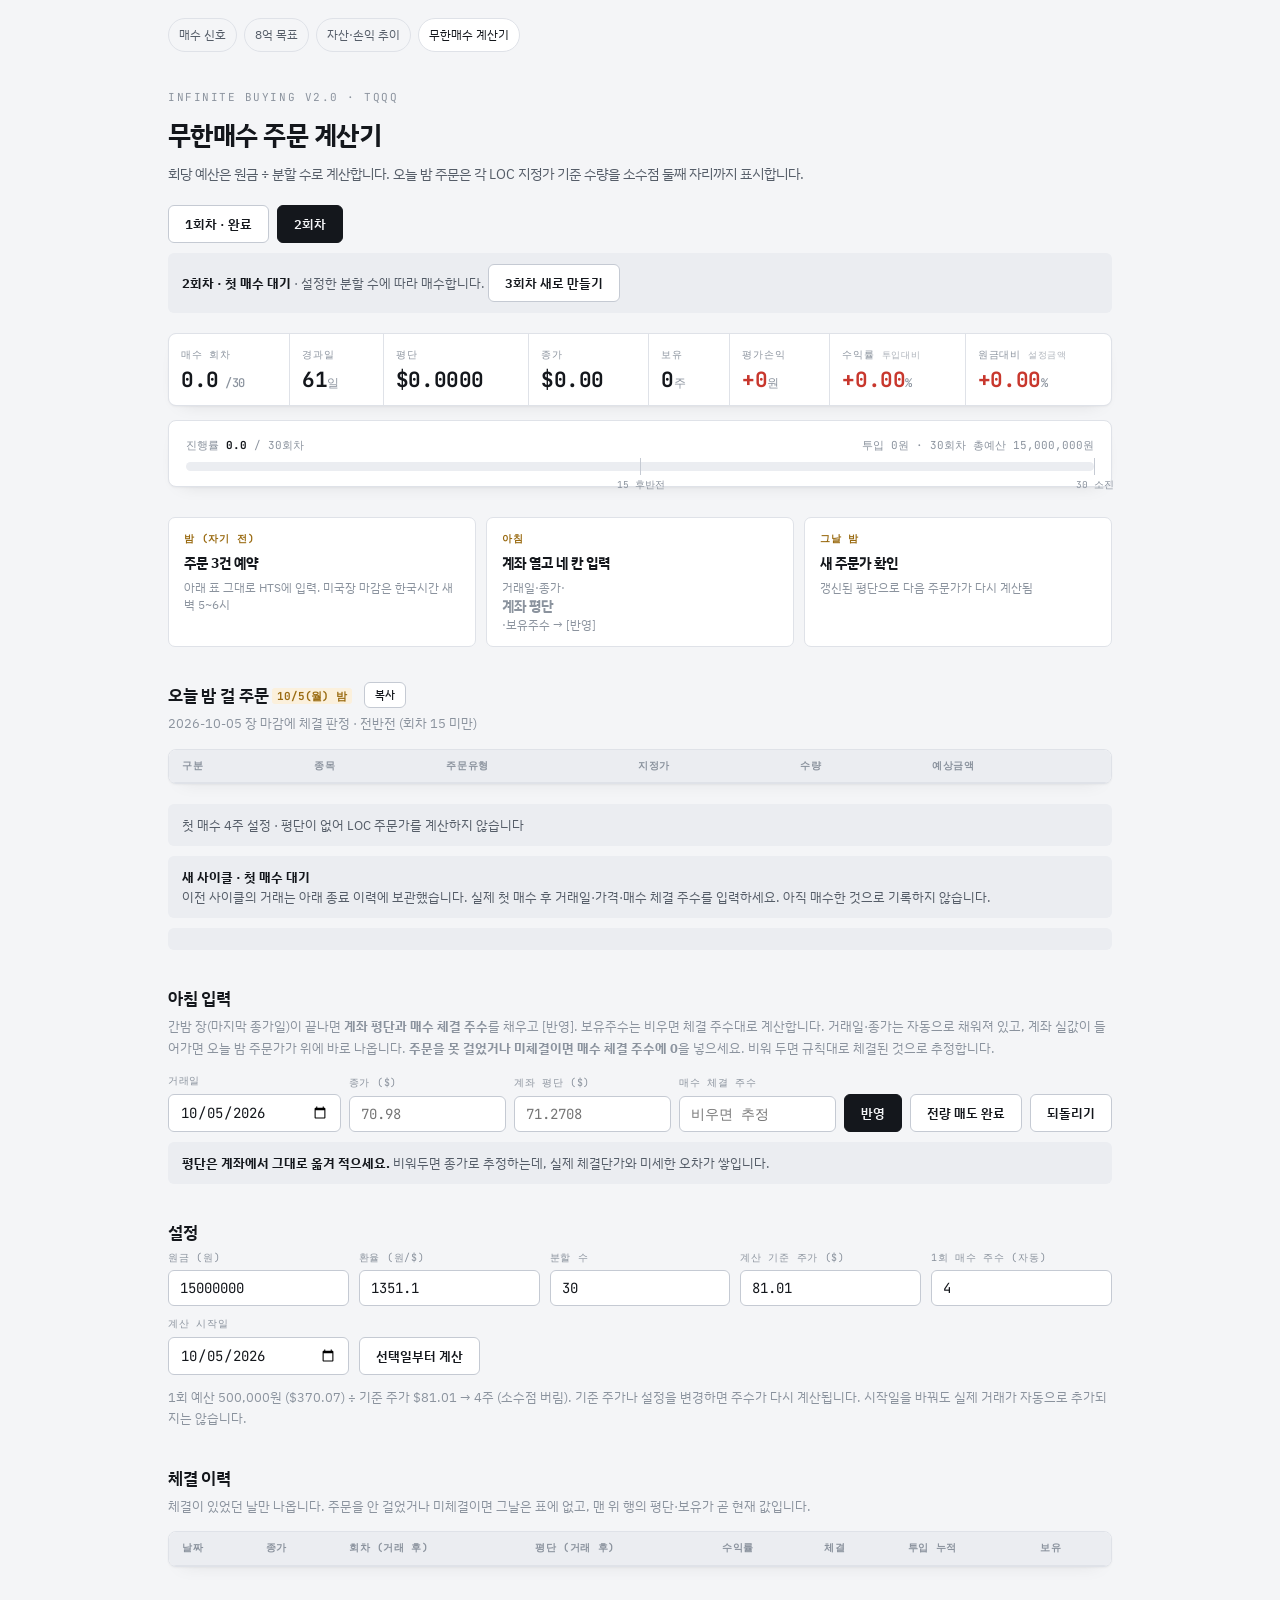
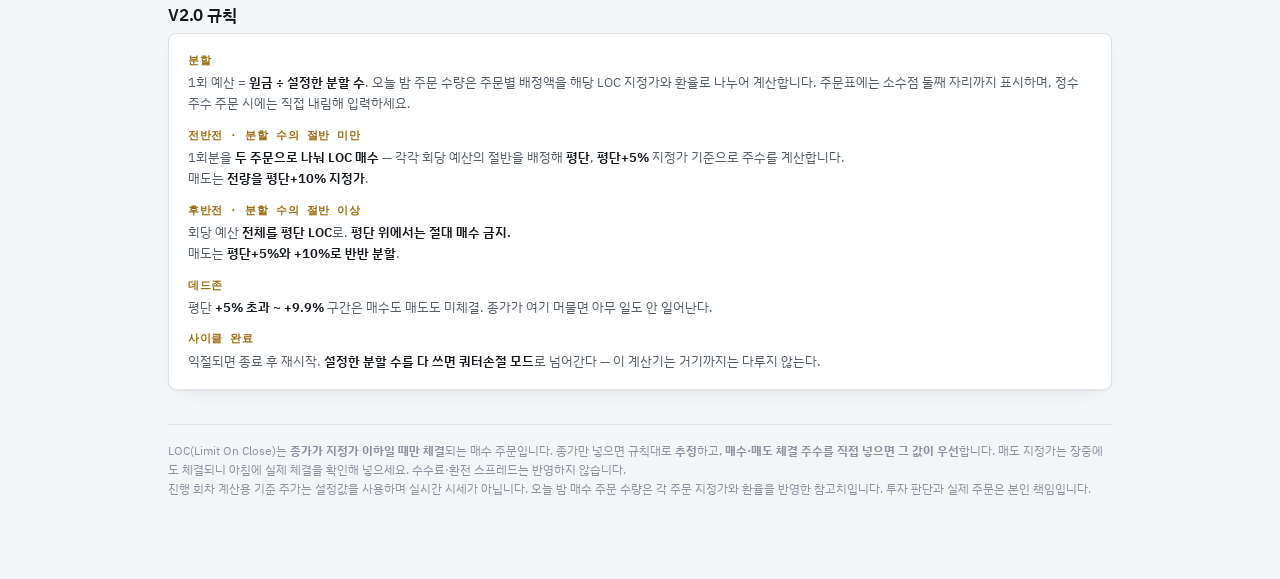
<file: infinite-buying/index.html>
<!doctype html>
<html lang="ko">
<head>
<meta charset="utf-8">
<meta name="viewport" content="width=device-width,initial-scale=1">
<title>TQQQ 무한매수 V2.0</title>
<link rel="preconnect" href="https://fonts.googleapis.com">
<link rel="preconnect" href="https://fonts.gstatic.com" crossorigin>
<link rel="stylesheet" href="https://fonts.googleapis.com/css2?family=IBM+Plex+Sans+KR:wght@300;400;500;600;700&family=JetBrains+Mono:wght@400;500;700&display=swap">
<style>
:root{
  --bg:#F4F5F7; --panel:#FFFFFF; --sunk:#EBEDF1;
  --ink:#14171C; --ink2:#555D68; --ink3:#8B939E;
  --line:#DFE2E8; --line2:#C5CAD3;
  --buy:#C8372D; --buy-bg:#FBEAE8;      /* 국내 HTS 관행: 매수=적 */
  --sell:#1F5FA8; --sell-bg:#E7EFF9;    /* 매도=청 */
  --amber:#9A6B12; --amber-bg:#FBF0DC;
  --ok:#1B7A5A;
  --lift:0 1px 2px rgba(20,23,28,.04),0 8px 20px -14px rgba(20,23,28,.18);
  --s:"IBM Plex Sans KR",system-ui,-apple-system,"Apple SD Gothic Neo",sans-serif;
  --m:"JetBrains Mono",ui-monospace,SFMono-Regular,Menlo,monospace;
}
@media (prefers-color-scheme:dark){:root:not([data-theme="light"]){
  --bg:#0F1216; --panel:#171B21; --sunk:#1F242B;
  --ink:#E9ECF1; --ink2:#A6AEBA; --ink3:#737C88;
  --line:#272D35; --line2:#39414B;
  --buy:#F0736A; --buy-bg:#331D1B; --sell:#6FA8E8; --sell-bg:#152431;
  --amber:#D6A544; --amber-bg:#2C2313; --ok:#4FBD93;
  --lift:0 1px 2px rgba(0,0,0,.5),0 8px 20px -14px rgba(0,0,0,.8);
}}
:root[data-theme="dark"]{
  --bg:#0F1216; --panel:#171B21; --sunk:#1F242B;
  --ink:#E9ECF1; --ink2:#A6AEBA; --ink3:#737C88;
  --line:#272D35; --line2:#39414B;
  --buy:#F0736A; --buy-bg:#331D1B; --sell:#6FA8E8; --sell-bg:#152431;
  --amber:#D6A544; --amber-bg:#2C2313; --ok:#4FBD93;
  --lift:0 1px 2px rgba(0,0,0,.5),0 8px 20px -14px rgba(0,0,0,.8);
}
*{box-sizing:border-box}
body{background:var(--bg);color:var(--ink);font-family:var(--s);line-height:1.65;
  font-variant-numeric:tabular-nums;-webkit-font-smoothing:antialiased}
.wrap{max-width:980px;margin:0 auto;padding:0 18px 72px}
header{padding:36px 0 20px}
.eyebrow{font-family:var(--m);font-size:11px;letter-spacing:.14em;color:var(--ink3);margin:0 0 8px}
h1{font-size:26px;font-weight:700;letter-spacing:-.02em;margin:0 0 6px}
.sub{font-size:13.5px;color:var(--ink2);margin:0}

/* status strip */
/* 균등분할(grid)은 칸이 내용보다 좁아져 값·라벨이 접혔다.
   내용 너비를 보장하고 남는 폭만 나눠 갖게 한다 — 좁은 화면에서는 칸 단위로 줄바꿈된다. */
.strip{display:flex;flex-wrap:wrap;gap:1px;
  background:var(--line);border:1px solid var(--line);border-radius:8px;overflow:hidden;margin:20px 0 0;box-shadow:var(--lift)}
.cell{background:var(--panel);padding:13px 12px;flex:1 1 auto}
.cell .k small{font-size:9px;opacity:.7}
/* 라벨·값이 접히면 칸마다 높이가 달라져 줄이 어긋난다 — 한 줄로 고정한다 */
.cell .k{font-family:var(--m);font-size:10px;letter-spacing:.08em;color:var(--ink3);margin:0 0 4px;text-transform:uppercase;white-space:nowrap}
.cell .v{font-family:var(--m);font-size:21px;font-weight:700;letter-spacing:-.02em;line-height:1.15;margin:0;white-space:nowrap}
.cell .v small{font-size:12px;font-weight:500;color:var(--ink3)}
.pos{color:var(--buy)} .neg{color:var(--sell)}

/* progress */
.prog{margin:14px 0 0;background:var(--panel);border:1px solid var(--line);border-radius:8px;padding:15px 17px;box-shadow:var(--lift)}
.pbar{position:relative;height:9px;background:var(--sunk);border-radius:99px;overflow:visible}
.pfill{position:absolute;inset:0 auto 0 0;background:var(--ink2);border-radius:99px}
.pmark{position:absolute;top:-4px;width:1px;height:17px;background:var(--line2)}
.pmark::after{content:attr(data-l);position:absolute;top:19px;left:50%;transform:translateX(-50%);
  font-family:var(--m);font-size:9.5px;color:var(--ink3);white-space:nowrap}
.plab{display:flex;justify-content:space-between;font-family:var(--m);font-size:11px;color:var(--ink3);margin-bottom:8px}
.plab b{color:var(--ink);font-weight:700}

h2{font-size:17px;font-weight:600;margin:34px 0 4px;letter-spacing:-.01em}
.h2sub{font-size:13px;color:var(--ink3);margin:0 0 14px}

/* orders */
.ords{display:grid;gap:10px}
.ord{display:grid;grid-template-columns:auto 1fr auto;gap:14px;align-items:center;
  background:var(--panel);border:1px solid var(--line);border-left-width:3px;border-radius:7px;padding:14px 17px;box-shadow:var(--lift)}
.ord.b{border-left-color:var(--buy)} .ord.s{border-left-color:var(--sell)}
.ord .tag{font-family:var(--m);font-size:10px;font-weight:700;letter-spacing:.06em;padding:3px 8px;border-radius:3px;white-space:nowrap}
.ord.b .tag{background:var(--buy-bg);color:var(--buy)} .ord.s .tag{background:var(--sell-bg);color:var(--sell)}
.ord .nm{font-size:13.5px;font-weight:600;margin:0}
.ord .dt{font-size:11.5px;color:var(--ink3);margin:2px 0 0;font-family:var(--m)}
.ord .px{font-family:var(--m);font-size:23px;font-weight:700;letter-spacing:-.02em;text-align:right;white-space:nowrap}
.ord.b .px{color:var(--buy)} .ord.s .px{color:var(--sell)}
.ord .qty{font-family:var(--m);font-size:11.5px;color:var(--ink3);text-align:right;margin-top:1px}
.note{font-size:12.5px;color:var(--ink2);background:var(--sunk);border-radius:6px;padding:11px 14px;margin:10px 0 0;line-height:1.6}
.note b{color:var(--ink)}

/* inputs */
.form{display:grid;grid-template-columns:repeat(auto-fit,minmax(150px,1fr));gap:10px;margin:0 0 12px}
label{display:block;font-family:var(--m);font-size:10px;letter-spacing:.07em;color:var(--ink3);margin-bottom:4px;text-transform:uppercase}
input{width:100%;font-family:var(--m);font-size:14px;padding:8px 11px;border:1px solid var(--line2);
  border-radius:6px;background:var(--panel);color:var(--ink);font-variant-numeric:tabular-nums}
input:focus{outline:2px solid var(--ink2);outline-offset:1px;border-color:transparent}
.row{display:flex;gap:8px;flex-wrap:wrap;align-items:end}
button{font-family:var(--s);font-size:13px;font-weight:600;padding:9px 16px;border-radius:6px;
  border:1px solid var(--line2);background:var(--panel);color:var(--ink);cursor:pointer}
button.primary{background:var(--ink);color:var(--bg);border-color:var(--ink)}
button:hover{border-color:var(--ink2)}
button:focus-visible{outline:2px solid var(--ink2);outline-offset:2px}

/* daily loop */
.loop{display:grid;grid-template-columns:repeat(auto-fit,minmax(200px,1fr));gap:10px;margin:30px 0 0}
.loop>div{background:var(--panel);border:1px solid var(--line);border-radius:7px;padding:13px 15px}
.loop .t{font-family:var(--m);font-size:10px;letter-spacing:.08em;color:var(--amber);font-weight:700;display:block;margin-bottom:5px}
.loop b{font-size:13.5px;display:block}
.loop p{font-size:11.5px;color:var(--ink3);margin:4px 0 0;line-height:1.5}
button.mini{font-size:11px;padding:4px 10px;margin-left:8px;vertical-align:2px;font-weight:500}

/* order slip */
table.slip{min-width:560px;font-size:13.5px}
table.slip td{padding:12px 14px}
table.slip .px{font-family:var(--m);font-size:19px;font-weight:700;letter-spacing:-.02em}
table.slip tr.b .px{color:var(--buy)} table.slip tr.s .px{color:var(--sell)}
table.slip tr.b .tag{background:var(--buy-bg);color:var(--buy)}
table.slip tr.s .tag{background:var(--sell-bg);color:var(--sell)}
table.slip .tag{font-family:var(--m);font-size:10px;font-weight:700;padding:3px 9px;border-radius:3px}
table.slip .dt{font-size:11px;color:var(--ink3);margin-top:2px}
table.slip .n{font-family:var(--m)}

.badge{font-family:var(--m);font-size:11px;padding:1px 5px;border-radius:3px;background:var(--amber-bg);color:var(--amber);font-weight:700;vertical-align:1px}

/* table */
.scroll{overflow-x:auto;border:1px solid var(--line);border-radius:8px;background:var(--panel);box-shadow:var(--lift)}
table{border-collapse:collapse;width:100%;min-width:620px;font-size:12.5px}
th,td{padding:8px 13px;text-align:left;border-bottom:1px solid var(--line);white-space:nowrap}
th{font-family:var(--m);font-size:10px;letter-spacing:.06em;color:var(--ink3);background:var(--sunk);text-transform:uppercase}
td.n{font-family:var(--m)}
tbody tr:last-child td{border-bottom:none}
tr.today td{background:var(--amber-bg)}
.miss{color:var(--ink3)}

.rules{background:var(--panel);border:1px solid var(--line);border-radius:8px;padding:17px 19px;box-shadow:var(--lift)}
.rules dl{margin:0;display:grid;gap:11px}
.rules dt{font-family:var(--m);font-size:11px;color:var(--amber);font-weight:700;letter-spacing:.05em}
.rules dd{margin:3px 0 0;font-size:13px;color:var(--ink2)}
.rules dd b{color:var(--ink);font-weight:600}
footer{margin-top:34px;padding-top:16px;border-top:1px solid var(--line);font-size:12px;color:var(--ink3);line-height:1.6}
.site-nav{max-width:980px;margin:18px auto 0;padding:0 18px;display:flex;gap:7px;flex-wrap:wrap}
.site-nav a{color:var(--ink2);text-decoration:none;border:1px solid var(--line);border-radius:999px;padding:6px 10px;font-size:12px}
.site-nav a[aria-current="page"],.site-nav a:hover{color:var(--ink);background:var(--panel)}
.site-nav a:focus-visible{outline:2px solid var(--sell);outline-offset:2px}
</style>
</head>
<body>

<nav class="site-nav" data-site-nav aria-label="투자 도구">
  <a href="/invest-dash/">매수 신호</a>
  <a href="/invest-dash/asset-goals/">8억 목표</a>
  <a href="/invest-dash/asset-trend/">자산·손익 추이</a>
  <a href="/invest-dash/infinite-buying/" aria-current="page">무한매수 계산기</a>
</nav>
<div class="wrap">
<header>
  <p class="eyebrow">INFINITE BUYING V2.0 · TQQQ</p>
  <h1>무한매수 주문 계산기</h1>
  <p class="sub">회당 예산은 원금 ÷ 분할 수로 계산합니다. 오늘 밤 주문은 각 LOC 지정가 기준 수량을 소수점 둘째 자리까지 표시합니다.</p>
</header>
<div id="cycleTabs" class="row" aria-label="거래 회차 선택"></div>
<div class="note"><b id="cycleTitle">1회차</b> · 설정한 분할 수에 따라 매수합니다.
  <button id="newCycle">다음 사이클 만들기</button>
</div>

<div class="strip" id="strip"></div>

<div class="prog">
  <div class="plab"><span>진행률 <b id="pRound">–</b> / <span id="pTotal">40</span>회차</span><span id="pInv">–</span></div>
  <div class="pbar"><div class="pfill" id="pFill"></div>
    <div id="pHalfMark" class="pmark" style="left:50%" data-l="20 후반전"></div>
    <div id="pEndMark" class="pmark" style="left:100%" data-l="40 소진"></div>
  </div>
</div>

<div class="loop">
  <div><span class="t">밤 (자기 전)</span><b>주문 3건 예약</b><p>아래 표 그대로 HTS에 입력. 미국장 마감은 한국시간 새벽 5~6시</p></div>
  <div><span class="t">아침</span><b>계좌 열고 네 칸 입력</b><p>거래일·종가·<b>계좌 평단</b>·보유주수 → [반영]</p></div>
  <div><span class="t">그날 밤</span><b>새 주문가 확인</b><p>갱신된 평단으로 다음 주문가가 다시 계산됨</p></div>
</div>

<h2>오늘 밤 걸 주문 <span id="ordDate" class="badge"></span> <button id="copy" class="mini">복사</button></h2>
<p class="h2sub" id="ordWhen">–</p>
<div class="ords" id="orders"></div>
<div class="note" id="cycleStatus" role="status" aria-live="polite"></div>
<div class="note" id="ordNote"></div>

<h2>아침 입력</h2>
<p class="h2sub">간밤 장(마지막 종가일)이 끝나면 <b>계좌 평단과 매수 체결 주수</b>를 채우고 [반영]. 보유주수는 비우면 체결 주수대로 계산합니다. 거래일·종가는 자동으로 채워져 있고, 계좌 실값이 들어가면 오늘 밤 주문가가 위에 바로 나옵니다. <b>주문을 못 걸었거나 미체결이면 매수 체결 주수에 0</b>을 넣으세요. 비워 두면 규칙대로 체결된 것으로 추정합니다.</p>
<div class="row">
  <div style="flex:1.1;min-width:130px"><label id="inDateL">거래일</label><input type="date" id="inDate"></div>
  <div style="flex:1;min-width:105px"><label>종가 ($)</label><input type="number" id="inPx" step="0.01" placeholder="70.98"></div>
  <div style="flex:1;min-width:115px"><label>계좌 평단 ($)</label><input type="number" id="anAvg" step="0.0001" placeholder="71.2708"></div>
  <div style="flex:1;min-width:120px"><label>매수 체결 주수</label><input type="number" id="inBuy" step="1" min="0" placeholder="비우면 추정"></div>
  <button class="primary" id="apply">반영</button>
  <button id="closeCycle">전량 매도 완료</button>
  <button id="undo">되돌리기</button>
</div>
<div class="note" id="guess"></div>

<h2>설정</h2>
<div class="form">
  <div><label>원금 (원)</label><input type="number" id="cfgP" step="100000"></div>
  <div><label>환율 (원/$)</label><input type="number" id="cfgFx" step="0.1"></div>
  <div><label>분할 수</label><input type="number" id="cfgT" step="1" min="1"></div>
  <div><label>계산 기준 주가 ($)</label><input type="number" id="cfgPrice" step="0.01" min="0.01"></div>
  <div><label>1회 매수 주수 (자동)</label><input type="number" id="cfgQ" step="1" min="0" readonly></div>
  <div><label>계산 시작일</label><input type="date" id="cfgStart"></div>
  <div style="display:flex;align-items:end"><button id="reset">선택일부터 계산</button></div>
</div>
<p class="h2sub" id="sizingNote" aria-live="polite"></p>

<h2>체결 이력</h2>
<div id="cycleArchives"></div>
<p class="h2sub">체결이 있었던 날만 나옵니다. 주문을 안 걸었거나 미체결이면 그날은 표에 없고, 맨 위 행의 평단·보유가 곧 현재 값입니다.</p>
<div class="scroll"><table>
  <thead><tr><th>날짜</th><th>종가</th><th>회차 (거래 후)</th><th>평단 (거래 후)</th><th>수익률</th><th>체결</th><th>투입 누적</th><th>보유</th></tr></thead>
  <tbody id="log"></tbody>
</table></div>

<h2>V2.0 규칙</h2>
<div class="rules"><dl>
  <div><dt>분할</dt><dd>1회 예산 = <b>원금 ÷ 설정한 분할 수</b>. 오늘 밤 주문 수량은 주문별 배정액을 해당 LOC 지정가와 환율로 나누어 계산합니다. 주문표에는 소수점 둘째 자리까지 표시하며, 정수 주수 주문 시에는 직접 내림해 입력하세요.</dd></div>
  <div><dt>전반전 · 분할 수의 절반 미만</dt><dd>1회분을 <b>두 주문으로 나눠 LOC 매수</b> — 각각 회당 예산의 절반을 배정해 <b>평단</b>, <b>평단+5%</b> 지정가 기준으로 주수를 계산합니다.<br>매도는 <b>전량을 평단+10% 지정가</b>.</dd></div>
  <div><dt>후반전 · 분할 수의 절반 이상</dt><dd>회당 예산 <b>전체를 평단 LOC</b>로. <b>평단 위에서는 절대 매수 금지.</b><br>매도는 <b>평단+5%와 +10%로 반반 분할</b>.</dd></div>
  <div><dt>데드존</dt><dd>평단 <b>+5% 초과 ~ +9.9%</b> 구간은 매수도 매도도 미체결. 종가가 여기 머물면 아무 일도 안 일어난다.</dd></div>
  <div><dt>사이클 완료</dt><dd>익절되면 종료 후 재시작. <b>설정한 분할 수를 다 쓰면 쿼터손절 모드</b>로 넘어간다 — 이 계산기는 거기까지는 다루지 않는다.</dd></div>
</dl></div>

<footer>
  LOC(Limit On Close)는 <b>종가가 지정가 이하일 때만 체결</b>되는 매수 주문입니다. 종가만 넣으면 규칙대로 <b>추정</b>하고, <b>매수·매도 체결 주수를 직접 넣으면 그 값이 우선</b>합니다. 매도 지정가는 장중에도 체결되니 아침에 실제 체결을 확인해 넣으세요. 수수료·환전 스프레드는 반영하지 않습니다.<br>
  진행 회차 계산용 기준 주가는 설정값을 사용하며 실시간 시세가 아닙니다. 오늘 밤 매수 주문 수량은 각 주문 지정가와 환율을 반영한 참고치입니다. 투자 판단과 실제 주문은 본인 책임입니다.
</footer>
</div>

<script>
/* 실제 체결가 (8/17·9/2는 계좌 기준, 시세 종가는 Yahoo Finance 기준) */
const HIST = [["2026-08-17",77.18],["2026-08-18",72.53],["2026-08-19",72.06],["2026-08-20",70.48],
["2026-08-21",71.17],["2026-08-24",69.01],["2026-08-25",70.27],["2026-08-26",70.49],
["2026-08-27",73.30],["2026-08-28",71.85],["2026-08-31",71.92],["2026-09-01",69.15],
["2026-09-02",69.00],["2026-09-03",72.03],["2026-09-04",72.37],["2026-09-08",72.16],
["2026-09-09",71.55],["2026-09-10",69.21],["2026-09-11",70.98],["2026-09-14",69.27],
["2026-09-15",67.90],["2026-09-16",67.93,0],["2026-09-17",71.38,1],["2026-09-18",72.64],
["2026-09-21",78.91],["2026-09-22",80.83],["2026-09-23",78.66],["2026-09-24",78.58],
["2026-09-25",79.60],["2026-09-28",77.04],["2026-09-29",77.46],["2026-09-30",78.03],
["2026-10-01",78.73],["2026-10-02",81.01,0]];   /* 10/2 미매수, 마지막 확인 종가 */
/* 저장 키에 버전을 붙인다 — 이전 버전 상태가 남아 새 설정값(Q)을 덮어쓰면 전부 NaN이 된다 */
const KEY='tqqq-v2-state-v4';
const DEF={P:15000000,fx:1351.1,T:30,Q:2};   // 원금 1,500만 원 · 30분할
/* 계좌 동기화 기준점 — 실제 체결단가가 종가와 미세하게 달라 누적 오차가 생긴다.
   계좌 값을 넣으면 그 날짜까지는 계좌를 진실로 보고, 이후만 규칙으로 계산한다. */
/* 계좌 실값 기본 기준점. localStorage 에 저장된 기준점이 있으면 그쪽이 우선한다.
   2026-09-18 계좌 확인값 */
const ANCHOR0={d:'2026-09-18', avg:71.0204, sh:37};
let anchor={...ANCHOR0};
let cfg={...DEF}, closes=HIST.slice();
let cycleNumber=1, archives=[], referenceClose=null;
let viewingArchive=null;

try{
  const s=JSON.parse(localStorage.getItem(KEY)||'null');
  if(s){
    cycleNumber=Number.isInteger(s.cycleNumber)&&s.cycleNumber>0?s.cycleNumber:1;
    archives=Array.isArray(s.archives)?s.archives:[];
    referenceClose=s.referenceClose||null;
    cfg={...DEF, ...(s.cfg||{})};            // 병합 — 통째로 교체하지 않는다
    if(Array.isArray(s.closes) && (s.closes.length || cycleNumber>1)) closes=s.closes;
    if(cycleNumber>1) anchor=null;
    if(s.anchor && s.anchor.d) anchor=s.anchor;
  }
}catch(e){}
/* 어떤 경로로든 들어온 쓰레기 값을 기본값으로 되돌린다 */
for(const k of Object.keys(DEF)){
  const v=Number(cfg[k]);
  cfg[k]=(Number.isFinite(v) && v>0) ? v : DEF[k];
}
/* [날짜, 종가, 매수체결?, 매도체결?] — 길이 2로 제한하면 체결 주수를 넣은 행이 통째로 버려진다 */
const toQty=(v,dflt)=>(v===undefined||v===null||v==='')?dflt:Math.max(0,parseInt(v,10)||0);
closes=closes.filter(c=>Array.isArray(c)&&c.length>=2&&Number.isFinite(Number(c[1]))&&Number(c[1])>0)
             .map(c=>[c[0],Number(c[1]),toQty(c[2],undefined),toQty(c[3],0)]);
if(!closes.length && cycleNumber===1) closes=HIST.slice();
/* HIST는 매일 아침 자동으로 갱신되어 재배포된다.
   저장본에 없는 날짜만 채워 넣는다 — 사용자가 직접 넣은 행(체결주수 포함)이 항상 이긴다 */
if(cycleNumber===1){ const byD=Object.fromEntries(closes.map(c=>[c[0],c]));
  for(const h of HIST){
    const cur=byD[h[0]];
    if(!cur) closes.push([h[0],Number(h[1]),toQty(h[2],undefined),toQty(h[3],0)]);
    /* HIST가 체결주수를 명시했으면 저장본(추정·수동입력 모두)을 덮어쓴다 — 미체결을 확정할 유일한 통로 */
    else if(h[2]!==undefined) cur[2]=toQty(h[2],undefined);
  }
  closes.sort((a,b)=>a[0]<b[0]?-1:1); }
/* 새 사이클의 체결 입력은 브라우저별이므로 유지하고, 마지막 입력일 이후의 시장 종가만 채운다.
   비어 있는 새 사이클은 가장 최근 시장 종가를 기준점으로 삼아 다음 거래일을 표시한다. */
if(cycleNumber>1){
  if(closes.length){
    const lastSavedDate=closes.at(-1)[0], byD=Object.fromEntries(closes.map(c=>[c[0],c]));
    /* 10/2 종가는 유지하되 매수 미체결을 확정한다. 예전 브라우저 저장본도 같은 규칙으로 보정. */
    if(byD['2026-10-02']) byD['2026-10-02'][2]=0;
    for(const h of HIST){
      if(h[0]>lastSavedDate&&!byD[h[0]]) closes.push([h[0],Number(h[1]),toQty(h[2],undefined),toQty(h[3],0)]);
    }
    closes.sort((a,b)=>a[0]<b[0]?-1:1);
  }else if(HIST.length){
    const h=HIST.at(-1); referenceClose={d:h[0],px:Number(h[1])};
  }
}

/* 브라우저에 오래된 계좌 기준점이 남아 있으면 최신 확인값(ANCHOR0)이 이긴다.
   ANCHOR0 날짜가 지금 데이터에 없으면(다른 기간을 보고 있으면) 저장본을 그대로 둔다. */
if(cycleNumber===1 && anchor && anchor.d < ANCHOR0.d && closes.some(c=>c[0]===ANCHOR0.d)) anchor={...ANCHOR0};

const usdP=()=>cfg.P/cfg.fx, one=()=>cfg.Q;   // 1회분 = Q주 (정수 매수)
const halfQ=()=>Math.floor(cfg.Q/2);
const remainingQ=()=>cfg.Q-halfQ();
const trancheKRW=()=>cfg.P/cfg.T;
const qtyAtLimit=(budgetKRW,price)=>price>0?budgetKRW/(price*cfg.fx):0;
const orderQty=q=>q.toFixed(2);
const roundOf=sh=>cfg.Q>0?sh/cfg.Q:0;
function autoConfig(settings, rows, ref){
  const next={...settings,autoSizing:true};
  next.sizingPrice=Number(settings.sizingPrice)>0?Number(settings.sizingPrice):(rows[0]?.[1]||ref?.px||0);
  next.startDate=settings.startDate||rows[0]?.[0]||(ref?nextBizDay(ref.d):'');
  next.Q=next.sizingPrice>0?Math.max(0,Math.floor(next.P/next.fx/next.T/next.sizingPrice)):0;
  return next;
}
const f2=n=>n.toFixed(2), won=n=>Math.round(n).toLocaleString('ko-KR');

/* 종가 목록을 처음부터 되짚어 현재 상태를 만든다 (한 곳에서만 상태가 생기게) */
/* 규칙이 예상하는 그날 매수 주수 — 실제 입력이 없을 때만 쓴다 */
function guessBuy(px, avg, sh, rnd){
  const Q=cfg.Q, H=halfQ();
  if(sh===0) return Q;
  if(rnd>=cfg.T) return 0;
  if(rnd<cfg.T/2) return (px<=avg?H:0) + (px<=avg*1.05?remainingQ():0);
  return px<=avg ? Q : 0;
}

function replay(){
  let cost=0, sh=0, everHeld=false; const rows=[];
  let applied=false, ended=false, confirmed=false;
  for(const row of closes){
    const [d,px,bq,sq]=row;
    const avg=sh?cost/sh:0, rnd=roundOf(sh), half=rnd>=cfg.T/2;
    let hit=[], sold=0, bought=0, manual=(bq!==undefined&&bq!==null);

    /* 매도: 입력값이 있으면 그대로, 없으면 종가로 추정 */
    if(sq>0) sold=Math.min(sq,sh);
    else if(sh){
      if(!half && px>=avg*1.10) sold=sh;
      else if(half && px>=avg*1.10) sold=sh;
      else if(half && px>=avg*1.05) sold=Math.floor(sh/2);
    }
    if(sold>0){ hit.push(`매도 ${sold}주`+(sq>0?'':` @$${f2(avg*(sold===sh&&!half?1.10:1.05))}`)); sh-=sold; cost=sh*avg; }

    bought = manual ? bq : (sold>0 || ended || (cycleNumber>1 && sh===0) ? 0 : guessBuy(px,avg,sh,rnd));
    if(bought>0){
      hit.push(sh===0 ? `첫날 ${bought}주` : `매수 ${bought}주 @$${f2(px)}`);
      sh+=bought; cost+=bought*px;
    }
    if(sh>0) everHeld=true;                      /* 아직 한 주도 산 적 없는 회차는 '완료'가 될 수 없다 */
    if(!hit.length) hit.push(null);
    const rec={d,px,rnd,avg,hit:hit.filter(Boolean),inv:cost,sh,manual};
    if(anchor && !applied && d>=anchor.d){          // 기준일부터 계좌 값을 진실로 삼는다
      const delta=(anchor.sh??sh)-sh;               /* 계좌가 보유 변화를 확인해 주면 그날 체결이 있었던 것이다 */
      sh=anchor.sh??sh; cost=sh*anchor.avg; applied=true;   /* 보유주수를 비웠으면(null) 체결 계산값을 그대로 쓴다 */
      rec.sh=sh; rec.inv=cost; rec.anchored=true;
      /* 기준점 행은 평단의 근거라 표에 남지만, 그날 체결이 없었으면 그렇게 읽혀야 한다.
         숨긴 행의 보유가 앞 행에 덮어써지므로, 보유가 바뀐 행은 절대 숨기지 않는다 */
      rec.nofill = rec.hit.length===0 && delta===0;
      /* 직접 넣은 체결은 남기고 계좌 확인을 뒤에 붙인다. 체결 입력 없이 보유만 바뀌었으면 차이를 적는다 */
      rec.hit=[...rec.hit, `${rec.nofill?'미체결 — ':''}계좌 확인 ${sh}주${rec.hit.length===0&&delta?` (${delta>0?'+':''}${delta}주)`:''} · 평단 $${anchor.avg.toFixed(4)}`];
      ended=sh===0&&everHeld; confirmed=ended;
      if(ended){ rec.nofill=false; rec.hit=['전량 매도 확인 · 사이클 완료']; }
    } else if(sold>0 && sh===0){
      /* 매도 주수를 직접 입력했으면 사용자가 확인한 매도다. 종가로 추정한 것과 구분한다 */
      ended=true; confirmed=sq>0;
      rec.hit.push(sq>0?'전량 매도 확인 · 사이클 완료':'사이클 완료 (종가 기준 추정)');
    }
    if(sh>0){ ended=false; confirmed=false; }
    rec.rnd=roundOf(sh);                         /* 표의 회차 = 그날 거래 후 보유 ÷ 1회 주수 (상단 진행률과 같은 정의) */
    rows.push(rec);
  }
  return {rows, inv:cost, sh, ended, confirmed, last:closes.length?closes[closes.length-1][1]:0};
}

function nextBizDay(iso){
  /* UTC로만 다룬다 — 로컬(KST)로 더하고 toISOString 하면 9시간 밀려 하루가 깎인다 */
  const dt=new Date(iso+'T00:00:00Z'); do{ dt.setUTCDate(dt.getUTCDate()+1); }while(dt.getUTCDay()===0||dt.getUTCDay()===6);
  return dt.toISOString().slice(0,10);
}

// 주말을 포함한 달력 날짜 차이. 시작 당일은 0일, 종료된 회차는 종료일에 고정한다.
function elapsedDays(state, today=new Date(Date.now()+9*3600000).toISOString().slice(0,10)){
  const start=cfg.startDate||closes[0]?.[0];
  const finished=state.ended?state.rows.find(r=>r.sh===0&&r.hit.some(h=>/매도|사이클 완료/.test(h)))?.d:null;
  const end=finished||(viewingArchive!==null?closes.at(-1)?.[0]:today);
  if(!start||!end) return '–';
  const days=Math.round((Date.parse(end+'T00:00:00Z')-Date.parse(start+'T00:00:00Z'))/86400000);
  return !Number.isFinite(days)?'–':days<0?'시작 전':days+'<small>일</small>';
}

/* 그 행 시점의 평가수익률 — 스트립 '수익률'과 같은 정의(종가 대비 평단) */
/* sold = 전량 매도 행의 직전 보유 상태. 보유가 0이라 '–' 로만 보이던 자리를 실현 수익률로 채운다 */
function ret(r,sold){
  const avg = r.sh ? r.inv/r.sh : sold ? sold.inv/sold.sh : 0;
  if(!avg) return '<span class="miss">–</span>';
  const v=(r.px/avg-1)*100;
  return `<span class="${v>=0?'pos':'neg'}">${v>=0?'+':''}${v.toFixed(2)}%</span>`;
}

/* 완료된 회차는 보유가 0이라 평단·투입금·손익이 전부 0으로 보인다.
   매도 직전 마지막 보유 행을 기준으로 그 회차가 어떤 이력이었는지 남긴다.
   실제 매도 체결가는 모르므로 마지막 종가 기준이고, 그렇게 표기한다. */
function closingOf(state){ return state.ended ? [...state.rows].reverse().find(r=>r.sh>0)||null : null; }
function finalRet(state){
  const c=closingOf(state); if(!c) return null;
  const avg=c.inv/c.sh, pl=c.sh*state.last-c.inv;
  return {sh:c.sh, inv:c.inv, avg, pl, pct:c.inv?pl/c.inv*100:0, px:state.last};
}
function pct(v){ return `<span class="${v>=0?'pos':'neg'}">${v>=0?'+':''}${v.toFixed(2)}%</span>`; }
function executionAverages(a){
  return Number.isFinite(a.buyAverageUsd)&&Number.isFinite(a.sellAverageUsd)
    ? `매입평균 $${a.buyAverageUsd.toFixed(4)} · 매도평균 $${a.sellAverageUsd.toFixed(2)}` : '';
}

function render(){
  const activeNumber=cycleNumber;
  const archive=archives.find(a=>a.number===viewingArchive);
  const saved={cfg,closes,anchor,cycleNumber,referenceClose};
  try{
    if(archive){ cfg=archive.cfg; closes=archive.closes; anchor=archive.anchor; cycleNumber=archive.number; referenceClose=null; }
    renderCurrent();
  }finally{
    ({cfg,closes,anchor,cycleNumber,referenceClose}=saved);
  }
  const selected=archive?archive.number:activeNumber;
  document.getElementById('cycleTabs').innerHTML=[...archives.map(a=>({number:a.number,label:a.state.ended?' · 완료':' · 보관'})),{number:activeNumber,label:''}].map(c=>`<button id="cycleTab${c.number}" class="${c.number===selected?'primary':''}" aria-pressed="${c.number===selected}">${c.number}회차${c.label}</button>`).join('');
  for(const number of [...archives.map(a=>a.number),activeNumber]){
    document.getElementById('cycleTab'+number).onclick=()=>{ viewingArchive=number===activeNumber?null:number; render(); };
  }
  for(const id of ['apply','closeCycle','undo','cfgP','cfgFx','cfgT','cfgQ','cfgPrice','cfgStart','inDate','inPx','anAvg','inBuy']) document.getElementById(id).disabled=!!archive;
  document.getElementById('reset').disabled=!!archive;
  document.getElementById('newCycle').hidden=!!archive;
  document.getElementById('cycleArchives').hidden=true;
  if(archive){
    document.getElementById('ordWhen').textContent=archive.start+' ~ '+archive.end+' · 보관된 회차 조회';
    const f=finalRet(archive.state);
    document.getElementById('cycleStatus').innerHTML='<b>'+archive.number+'회차 · 보관된 체결이력</b>'
      +(executionAverages(archive)?'<br><b>'+executionAverages(archive)+'</b> (계좌 확인)':'')
      +(f?`<br>매도 전 ${f.sh}주 · 평단 $${f.avg.toFixed(4)} → ${archive.end} 종가 $${f2(f.px)} · <b>최종 수익률 ${pct(f.pct)}</b> (${f.pl>=0?'+':''}${won(f.pl*(archive.cfg&&archive.cfg.fx||cfg.fx))}원, 종가기준)`:'')
      +(Number.isFinite(archive.realizedReturnPct)&&Number.isFinite(archive.realizedProfitUsd)?`<br><b>실현 수익률 ${pct(archive.realizedReturnPct)} · 실현손익 ${archive.realizedProfitUsd>=0?'+':''}$${archive.realizedProfitUsd.toFixed(2)}</b> (계좌 확인)`:'')
      +'<br>새 거래를 입력하려면 상단의 '+activeNumber+'회차 버튼을 누르세요.';
  }
}

function renderCurrent(){
  const st=replay(), ONE=one(), P=usdP();
  const waiting=closes.length===0;
  document.getElementById('cycleTitle').textContent=cycleNumber+'회차'+(waiting?' · 첫 매수 대기':st.ended?' · 완료':' · 진행 중');
  document.getElementById('newCycle').textContent=(cycleNumber+1)+'회차 새로 만들기';
  document.getElementById('newCycle').disabled=false;
  document.getElementById('reset').disabled=false;
  document.getElementById('cycleArchives').innerHTML=archives.map(a=>`<details><summary>${a.number}차 사이클 · 완료 · ${a.start} ~ ${a.end}</summary><p class="h2sub">${(f=>f?`매도 전 ${f.sh}주 · 평단 $${f.avg.toFixed(4)} → 종가 $${f2(f.px)} · 최종 수익률 ${pct(f.pct)} (${f.pl>=0?'+':''}${won(f.pl*(a.cfg&&a.cfg.fx||cfg.fx))}원, 종가 기준 추정)`:`완료 시 보유 ${a.state.sh}주`)(finalRet(a.state))}${Number.isFinite(a.realizedReturnPct)&&Number.isFinite(a.realizedProfitUsd)?` · <b>실현 수익률 ${pct(a.realizedReturnPct)} · 실현손익 ${a.realizedProfitUsd>=0?'+':''}$${a.realizedProfitUsd.toFixed(2)}</b> (계좌 확인)`:''} · ${a.state.confirmed?'전량 매도 확인':'종가 기준 매도 추정'}</p><div class="scroll"><table><thead><tr><th>날짜</th><th>종가</th><th>매수 회차</th><th>체결</th><th>보유</th></tr></thead><tbody>${a.state.rows.filter(r=>r.hit.length&&!r.nofill).slice().reverse().map(r=>`<tr><td>${r.d}</td><td>$${f2(r.px)}</td><td>${r.rnd.toFixed(1)}</td><td>${r.hit.join(' + ')}</td><td>${r.sh}주</td></tr>`).join('')}</tbody></table></div></details>`).join('');
  const closing=closingOf(st), base=closing||{sh:st.sh,inv:st.inv};
  const realized=cycleNumber===1?archives.find(a=>a.number===1):null;
  const hasRealized=realized&&Number.isFinite(realized.realizedReturnPct)&&Number.isFinite(realized.realizedProfitUsd);
  const avg=base.sh?base.inv/base.sh:0, rnd=roundOf(base.sh), half=rnd>=cfg.T/2, done=rnd>=cfg.T;
  const val=base.sh*st.last, pl=val-base.inv;
  const wd=['일','월','화','수','목','금','토'];
  const lastD=closes.length?closes[closes.length-1][0]:'';
  const targetReached=st.sh>0 && st.last>=Number((avg*1.10).toFixed(2));
  document.getElementById('cycleStatus').innerHTML=st.ended
    ? `<b>사이클 완료${st.confirmed?' · 전량 매도 확인':' (추정)'}</b>`
      +(closing?`<br>매도 전 ${closing.sh}주 · 평단 $${avg.toFixed(4)} → ${lastD} 종가 $${f2(st.last)} · <b>종가 기준 추정 수익률 ${pct(pl/base.inv*100)} (${pl>=0?'+':''}${won(pl*cfg.fx)}원)</b>`:'')
      +(hasRealized?`<br><b>계좌 기준 실현 수익률 ${pct(realized.realizedReturnPct)} · 실현손익 ${realized.realizedProfitUsd>=0?'+':''}$${realized.realizedProfitUsd.toFixed(2)}</b>`:'<br>종가 기준 추정입니다. 실제 매도 체결가와 실현손익은 증권계좌에서 확인하세요.')
      +` [다음 사이클 만들기]를 누르면 이력을 보관하고 빈 사이클을 엽니다.`
    : waiting ? '<b>새 사이클 · 첫 매수 대기</b><br>이전 사이클의 거래는 아래 종료 이력에 보관했습니다. 실제 첫 매수 후 거래일·가격·매수 체결 주수를 입력하세요. 아직 매수한 것으로 기록하지 않습니다.' : targetReached ? '<b>+10% 익절 목표 도달 · 매도 확인 필요</b><br>입력한 계좌 보유주수가 남아 있어 종료로 확정하지 않았습니다. 실제로 전부 팔렸다면 거래일·종가를 확인하고 [전량 매도 완료]를 누르세요.' : '';

  document.getElementById('strip').innerHTML=[
    ['매수 회차'+(closing?' <small>매도 전</small>':''), rnd.toFixed(1)+'<small> /'+cfg.T+'</small>'],
    ['경과일', elapsedDays(st)],
    [hasRealized&&Number.isFinite(realized.buyAverageUsd)?'매입평균 <small>계좌 확인</small>':'평단'+(closing?' <small>매도 전</small>':''), '$'+(hasRealized&&Number.isFinite(realized.buyAverageUsd)?realized.buyAverageUsd:avg).toFixed(4)],
    ...(hasRealized&&Number.isFinite(realized.sellAverageUsd)?[['매도평균 <small>계좌 확인</small>', '$'+realized.sellAverageUsd.toFixed(2)]]:[]),
    /* 실시간 시세가 아니라 마지막 종가다 — 정적 페이지는 시세를 못 가져온다(CSP) */
    [(closing?'매도일 종가':'종가')+' <small>'+(lastD?lastD.slice(5):'')+'</small>', '$'+f2(st.last)],
    [closing?'매도 <small>전량</small>':'보유', (closing?closing.sh:st.sh)+'<small>주</small>'],
    [(hasRealized?'실현손익 <small>계좌 확인</small>':(closing?'종가 손익 추정':'평가손익')) , '<span class="'+((hasRealized?realized.realizedProfitUsd:pl)>=0?'pos':'neg')+'">'+((hasRealized?realized.realizedProfitUsd:pl)>=0?'+':'')+(hasRealized?'$'+realized.realizedProfitUsd.toFixed(2):won(pl*cfg.fx)+'<small>원</small>')+'</span>'],
    /* 수익률은 투입금 대비 — 익절선(+10%)과 같은 잣대라 이게 실제 판단 기준이다 */
    [(hasRealized?'실현 수익률':(closing?'최종 수익률':'수익률'))+' <small>'+(hasRealized?'계좌 확인':(closing?'종가 기준':'투입대비'))+'</small>', '<span class="'+((hasRealized?realized.realizedReturnPct:pl)>=0?'pos':'neg')+'">'+((hasRealized?realized.realizedReturnPct:pl)>=0?'+':'')+(hasRealized?realized.realizedReturnPct:(base.inv?pl/base.inv*100:0)).toFixed(2)+'<small>%</small></span>'],
    ['원금대비 <small>설정금액</small>', '<span class="'+(pl>=0?'pos':'neg')+'">'+(pl>=0?'+':'')+(pl/P*100).toFixed(2)+'<small>%</small></span>']
  ].map(([k,v])=>`<div class="cell"><p class="k">${k}</p><p class="v">${v}</p></div>`).join('');

  document.getElementById('pRound').textContent=rnd.toFixed(1);
  document.getElementById('pInv').textContent='투입 '+won(base.inv*cfg.fx)+'원 · '+cfg.T+'회차 총예산 '+won(cfg.P)+'원';
  document.getElementById('pTotal').textContent=cfg.T;
  document.getElementById('pHalfMark').dataset.l=cfg.T/2+' 후반전';
  document.getElementById('pEndMark').dataset.l=cfg.T+' 소진';
  document.getElementById('pFill').style.width=Math.min(100,rnd/cfg.T*100)+'%';

  const when=closes.length?nextBizDay(closes[closes.length-1][0]):(cycleNumber>1&&referenceClose?nextBizDay(referenceClose.d):cfg.startDate||(referenceClose?nextBizDay(referenceClose.d):'–'));
  const kd=when==='–'?'–':`${+when.slice(5,7)}/${+when.slice(8,10)}(${wd[new Date(when+'T00:00:00Z').getUTCDay()]}) 밤`;
  document.getElementById('ordDate').textContent=kd;
  document.getElementById('ordWhen').textContent=
    when+' 장 마감에 체결 판정 · '+(half?'후반전 (회차 '+cfg.T/2+' 이상)':'전반전 (회차 '+cfg.T/2+' 미만)');

  const O=[], H=halfQ();
  if(cfg.Q===0){ O.push(['b','매수 주수 확인',cfg.sizingPrice>0?'1회 예산으로 1주를 살 수 없습니다. 원금·분할 수·기준 주가를 확인하세요.':'계산 기준 주가를 입력하면 매수 주수를 계산합니다.',null,null]); }
  else if(waiting){ O.push(['b','첫 매수 대기','첫 매수 '+cfg.Q+'주 설정 · 평단이 없어 LOC 주문가를 계산하지 않습니다',null,null]); }
  else if(st.ended || targetReached){ O.push(['s','주문 보류',st.ended?'사이클 완료 · 신규 주문 없음':'익절 목표 도달 · 실제 매도 체결 확인 후 주문하세요',null,null]); }
  else if(done){ O.push(['s','매수 없음',cfg.T+'회차 소진 — 쿼터손절 모드',null,null]); }
  else if(!half){
    O.push(['b','LOC 매수 ①','평단 지정가 · 회당 예산의 50%', avg, qtyAtLimit(trancheKRW()/2,avg)]);
    O.push(['b','LOC 매수 ②','평단+5% 지정가 · 회당 예산의 50%', avg*1.05, qtyAtLimit(trancheKRW()/2,avg*1.05)]);
  } else {
    O.push(['b','LOC 매수','평단 지정가 · 회당 예산 100%', avg, qtyAtLimit(trancheKRW(),avg)]);
  }
  if(st.sh>0 && !targetReached){
    if(!half) O.push(['s','지정가 매도','평단+10% · 전량', avg*1.10, st.sh]);
    else{ O.push(['s','분할매도 ①','평단+5% · 절반', avg*1.05, Math.floor(st.sh/2)]);
          O.push(['s','분할매도 ②','평단+10% · 나머지', avg*1.10, st.sh-Math.floor(st.sh/2)]); }
  }
  document.getElementById('orders').innerHTML=`<div class="scroll"><table class="slip">
    <thead><tr><th>구분</th><th>종목</th><th>주문유형</th><th>지정가</th><th>수량</th><th>예상금액</th></tr></thead>
    <tbody>${O.filter(o=>o[3]&&o[4]>0).map(([k,nm,dt,px,q])=>`
      <tr class="${k}"><td><span class="tag">${k==='b'?'매수':'매도'}</span></td>
        <td><b>TQQQ</b></td>
        <td>${k==='b'?'LOC (종가 지정가)':'지정가 매도'}<div class="dt">${dt}</div></td>
        <td class="px">$${f2(px)}</td><td class="n"><b>${k==='b'?orderQty(q):q}주</b></td>
        <td class="n">${won(q*px*cfg.fx)}원</td></tr>`).join('')}</tbody></table></div>
    ${O.some(o=>!o[3])?'<div class="note">'+O.find(o=>!o[3])[2]+'</div>':''}`;
  window.__slip = O.filter(o=>o[3]&&o[4]>0).map(([k,nm,dt,px,q])=>
    `TQQQ  ${k==='b'?'매수 LOC':'매도 지정가'}  $${f2(px)}  ${k==='b'?orderQty(q):q}주`).join('\n');

  const gapLo=avg*1.05, gapHi=avg*1.10;
  document.getElementById('ordNote').innerHTML= waiting || st.ended || targetReached ? '' : done
    ? '<b>'+cfg.T+'회차를 다 썼습니다.</b> 더 매수하지 않고 익절가 도달까지 기다리거나 쿼터손절 규칙으로 넘어갑니다.'
    : `종가가 <b>$${f2(gapLo)} 초과 ~ $${f2(gapHi)} 미만</b>이면 <b>데드존</b> — 매수도 매도도 체결되지 않습니다.
       마지막 종가 $${f2(st.last)} 기준 익절까지 <b>${((gapHi/st.last-1)*100).toFixed(1)}%</b> 남았습니다.<br>
       이번 회차 예산은 <b>${won(trancheKRW())}원</b>, 전체 ${cfg.T}회 예산은 <b>${won(cfg.P)}원</b>입니다. 매수 주문 수량은 지정가 기준으로 표시되며, 정수 주수로 내림하면 남은 금액은 예비금으로 남습니다.`;

  /* 표 이름대로 '체결' 이 있었던 날만 남긴다. 주문 미집행·미체결 날은 행을 만들지 않는다
     (계좌 기준점이 찍힌 행은 평단 근거라 남긴다). */
  const logRows=st.rows.filter(r=>r.d!=='2026-10-02' && r.hit.length>0 && !r.nofill);
  /* 마지막 보이는 행 이후로는 체결이 없었으므로, 그 행의 평단·보유는 곧 현재 상태다.
     (뒤에서 계좌 기준점이 평단을 보정했더라도 표와 스트립이 어긋나면 안 된다) */
  if(logRows.length){
    const L=logRows[logRows.length-1];
    if(L!==st.rows[st.rows.length-1]){ L.sh=st.sh; L.inv=st.inv; }
  }
  const R=logRows.slice().reverse();   /* R[i+1] = 원래 순서로 한 칸 앞선 행 */
  document.getElementById('log').innerHTML=R.map((r,i)=>`
    <tr class="${i===0?'today':''}"><td class="n">${r.d}</td><td class="n">$${f2(r.px)}</td>
    <td class="n">${r.rnd.toFixed(1)}</td><td class="n">${r.sh?'$'+(r.inv/r.sh).toFixed(4):'–'}</td>
    <td class="n">${ret(r, !r.sh && R[i+1] && R[i+1].sh ? R[i+1] : null)}</td>
    <td class="${r.nofill?'miss':''}">${r.hit.join(' + ')}${r.anchored?' <span class="badge">계좌</span>':r.manual?' <span class="badge">입력</span>':''}</td>
    <td class="n">${won(r.inv*cfg.fx)}원</td><td class="n">${r.sh}주</td></tr>`).join('');

  document.getElementById('cfgP').value=cfg.P;
  document.getElementById('cfgFx').value=cfg.fx;
  document.getElementById('cfgT').value=cfg.T;
  document.getElementById('cfgQ').value=cfg.Q;
  document.getElementById('cfgPrice').value=cfg.sizingPrice||closes[0]?.[1]||referenceClose?.px||'';
  document.getElementById('cfgStart').value=cfg.startDate||closes[0]?.[0]||(referenceClose?nextBizDay(referenceClose.d):'');
  document.getElementById('sizingNote').textContent=cfg.autoSizing
    ? '1회 예산 '+won(cfg.P/cfg.T)+'원 ($'+f2(cfg.P/cfg.fx/cfg.T)+') ÷ 기준 주가 $'+f2(cfg.sizingPrice)+' → '+cfg.Q+'주 (소수점 버림). 기준 주가나 설정을 변경하면 주수가 다시 계산됩니다. 시작일을 바꿔도 실제 거래가 자동으로 추가되지는 않습니다.'
    : '보관된 설정: 1회 '+cfg.Q+'주. 새 회차에서는 원금·환율·분할 수·기준 주가로 자동 계산합니다.';
  document.getElementById('guess').innerHTML = anchor
    ? `<b>${anchor.d} 계좌 기준</b> — ${anchor.sh===null?'보유는 체결 입력대로':anchor.sh+'주'} · 평단 $${anchor.avg.toFixed(4)}. 이후 날짜만 규칙으로 계산합니다.`
    : '<b>평단은 계좌에서 그대로 옮겨 적으세요.</b> 비워두면 종가로 추정하는데, 실제 체결단가와 미세한 오차가 쌓입니다.';
  /* 아침 입력 = 간밤에 끝난 장(마지막 종가일). 오늘 밤 주문(when)은 그 다음 거래일이다.
     종가는 7시 자동 갱신으로 이미 들어와 있으니 미리 채우고, 사용자는 계좌 평단·보유주수만 넣는다 */
  const lastK=lastD?`${+lastD.slice(5,7)}/${+lastD.slice(8,10)}(${wd[new Date(lastD+'T00:00:00Z').getUTCDay()]})`:'';
  /* 2회차부터는 종가 자동 갱신(HIST)이 없다. 마지막 입력일을 그대로 두면 [반영]이 그 행을 덮어쓰므로
     다음 거래일을 기본값으로 잡고 종가는 비워 사용자가 채우게 한다. 같은 날을 고치려면 날짜를 되돌리면 된다 */
  const nextIn=cycleNumber>1&&lastD;
  document.getElementById('inDate').value=nextIn?nextBizDay(lastD):(lastD||cfg.startDate||(referenceClose?nextBizDay(referenceClose.d):''));
  document.getElementById('inPx').value=lastD&&!nextIn?f2(st.last):'';
  document.getElementById('inDateL').textContent = nextIn ? '거래일 — '+lastK+' 다음 장' : lastD ? '거래일 — '+lastK+' 장 (간밤)' : '거래일';
  if(viewingArchive===null) try{localStorage.setItem(KEY,JSON.stringify({cfg,closes,anchor,cycleNumber,archives,referenceClose}));}catch(e){ document.getElementById('cycleStatus').textContent+=' 저장 실패: 브라우저 저장 공간을 확인하고 창을 닫지 마세요.'; }
}

function startNextCycle(){
  if(viewingArchive!==null) return false;
  const state=replay();
  const snapshot=JSON.parse(JSON.stringify({number:cycleNumber,cfg,closes,anchor,state,saleConfirmedByUser:state.confirmed,start:closes[0]?.[0]||'미입력',end:closes.at(-1)?.[0]||'미입력'}));
  const nextReference=closes.length?{d:snapshot.end,px:state.last}:referenceClose;
  const nextCfg=autoConfig({...cfg,sizingPrice:nextReference?.px||cfg.sizingPrice||0,startDate:nextReference?nextBizDay(nextReference.d):''},[],nextReference);
  // 이전 상태를 별도 백업한 다음 저장에 성공한 경우에만 새 사이클로 이동한다.
  try{
    localStorage.setItem(KEY+'-before-cycle-'+cycleNumber,JSON.stringify({cfg,closes,anchor,cycleNumber,archives,referenceClose}));
    localStorage.setItem(KEY,JSON.stringify({cfg:nextCfg,closes:[],anchor:null,cycleNumber:cycleNumber+1,archives:[...archives,snapshot],referenceClose:nextReference}));
  }catch(e){ alert('저장하지 못해 기존 사이클을 유지합니다. 브라우저 저장 공간을 확인해주세요.'); return false; }
  archives.push(snapshot); referenceClose=nextReference;
  cycleNumber++; closes=[]; anchor=null; cfg=nextCfg;
  return true;
}
document.getElementById('newCycle').onclick=()=>{ if(startNextCycle()) render(); };

document.getElementById('apply').onclick=()=>{
  if(viewingArchive!==null) return;
  const d=document.getElementById('inDate').value;
  const px=parseFloat(document.getElementById('inPx').value);
  const avg=parseFloat(document.getElementById('anAvg').value);
  if(!d||!(px>0)){ alert('거래일과 종가는 반드시 넣어주세요.'); return; }
  if(cfg.startDate && d<cfg.startDate){ alert('거래일은 계산 시작일 이후여야 합니다. 설정의 시작일을 확인해주세요.'); return; }
  const buyRaw=document.getElementById('inBuy').value;
  if(cycleNumber>1 && closes.length===0 && buyRaw===''){
    alert('첫 매수 체결 주수를 입력해주세요. 매수하지 않았다면 0을 입력하세요.'); return;
  }
  const bq=buyRaw===''?undefined:Math.max(0,parseInt(buyRaw,10)||0);   /* 0 이면 미체결로 기록, 비우면 규칙으로 추정 */
  closes=closes.filter(c=>c[0]!==d); closes.push([d,px,bq,0]); closes.sort((a,b)=>a[0]<b[0]?-1:1);
  /* 계좌 평단을 넣으면 그 날짜를 기준점으로 삼는다 — 추정보다 항상 우선.
     보유주수는 매수 체결 주수로 계산하므로 따로 받지 않는다(sh:null). 전량 매도는 [전량 매도 완료] 버튼. */
  if(avg>0) anchor={d,avg,sh:null};
  else if(anchor && anchor.d===d) anchor=null;   /* 평단을 비우고 같은 날을 다시 넣으면 잘못 찍힌 기준점을 지운다 */
  ['anAvg','inBuy'].forEach(i=>document.getElementById(i).value=''); render();
};
document.getElementById('closeCycle').onclick=()=>{
  if(viewingArchive!==null) return;
  const d=document.getElementById('inDate').value;
  const px=parseFloat(document.getElementById('inPx').value);
  if(!d||!(px>0)){ alert('실제 매도한 미국 거래일과 종가를 입력해주세요.'); return; }
  if(!confirm(d+' 전량 매도 완료로 기록할까요? 보유주수는 0주가 됩니다.')) return;
  const sh=replay().sh;                       // 매도 직전 보유 — 이 주수를 그대로 매도로 기록한다
  closes=closes.filter(c=>c[0]!==d); closes.push([d,px,0,sh]); closes.sort((a,b)=>a[0].localeCompare(b[0]));
  /* 계좌 기준점은 매도 전 평단의 근거다 — 지우면 최종 수익률이 종가 추정으로 어긋난다.
     매도일 이후 기준점만 매도와 충돌하므로 그때만 옮긴다. */
  if(!sh || (anchor && anchor.d>=d)) anchor={d,avg:0,sh:0};
  ['anAvg','inBuy'].forEach(i=>document.getElementById(i).value=''); render();
};
document.getElementById('copy').onclick=async e=>{
  try{ await navigator.clipboard.writeText(window.__slip||''); e.target.textContent='복사됨'; }
  catch(err){ e.target.textContent='복사 실패'; }
  setTimeout(()=>e.target.textContent='복사',1400);
};
document.getElementById('undo').onclick=()=>{ if(closes.length>1){ const d=closes.pop()[0]; if(anchor&&anchor.d===d) anchor=null; render(); } };
function applyStartDate(){
  if(viewingArchive!==null) return;
  const d=document.getElementById('cfgStart').value;
  const dt=new Date(d+'T00:00:00Z');
  if(!/^\d{4}-\d{2}-\d{2}$/.test(d)||!Number.isFinite(dt.getTime())||dt.toISOString().slice(0,10)!==d){ alert('올바른 계산 시작일을 선택해주세요.'); return; }
  if(closes.some(c=>c[0]<d)){
    alert('선택한 시작일 이전에 입력된 거래가 있습니다. 기존 기록을 포함하는 시작일을 선택하거나 새 회차를 만들어주세요.');
    document.getElementById('cfgStart').value=cfg.startDate||closes[0]?.[0]||'';
    return;
  }
  cfg=autoConfig({...cfg,startDate:d},closes,referenceClose);
  render();
}
document.getElementById('reset').onclick=applyStartDate;
document.getElementById('cfgStart').onchange=applyStartDate;
['cfgP','cfgFx','cfgT','cfgPrice'].forEach(id=>document.getElementById(id).onchange=e=>{
  if(viewingArchive!==null) return;
  const key={cfgP:'P',cfgFx:'fx',cfgT:'T',cfgPrice:'sizingPrice'}[id], v=Number(e.target.value);
  if(Number.isFinite(v)&&v>0&&(key!=='T'||Number.isInteger(v))){ cfg=autoConfig({...cfg,[key]:v},closes,referenceClose); }
  render();
});

/* 사용자 확인: 1회차는 2026-09-22 전량 매도 완료.
   계좌에서 확인한 실현 수익률/손익은 종가 기준 추정치와 구분해 보관한다. */
const FIRST_SALE={d:'2026-09-22', px:79.08}, FIRST_REALIZED={returnPct:9.82,profitUsd:258.30,buyAverageUsd:71.0203,sellAverageUsd:78.12}, SALE_FLAG=KEY+'-first-sale-v4-realized', SALE_BACKUP=KEY+'-before-first-sale-correction';
function reflectFirstCycleSale(){
  try{ if(localStorage.getItem(SALE_FLAG)) return; }catch(e){ return; }
  const first=archives.find(a=>a.number===1);
  const mark=()=>{ try{ localStorage.setItem(SALE_FLAG,'1'); }catch(e){} };
  if(!first && cycleNumber!==1) return mark();        // 1회차 기록이 없는 기기 — 손댈 것이 없다
  try{ if(!localStorage.getItem(SALE_BACKUP)) localStorage.setItem(SALE_BACKUP,JSON.stringify({cfg,closes,anchor,cycleNumber,archives,referenceClose})); }
  catch(e){ alert('1회차 정정 전 백업에 실패해 기존 기록을 유지합니다.'); return; }
  /* 계좌 기준점(평단)은 그대로 두고 매도 주수만 기록한다 — 평단을 지우면 최종 수익률이 사라진다 */
  const sellAll=()=>{
    const sh=replay().sh;
    if(!sh) return false;
    closes=closes.filter(c=>c[0]<FIRST_SALE.d).concat([[FIRST_SALE.d,FIRST_SALE.px,0,sh]]);
    /* 기준점이 매도일 이후면 매도와 충돌해 보유가 되살아난다 — 그때만 매도일 0주로 옮긴다 */
    if(anchor && anchor.d>=FIRST_SALE.d) anchor={d:FIRST_SALE.d,avg:0,sh:0};
    return true;
  };
  if(first){                                          // 이미 보관된 1회차를 정정한다
    /* 앞선 정정(v2)이 계좌 기준점까지 지워 평단이 종가 추정으로 어긋났다.
       정정 전 백업이 남아 있으면 그 1회차를 원본으로 삼아 기준점을 살린 채 다시 정정한다. */
    let src=first;
    try{
      const b=JSON.parse(localStorage.getItem(SALE_BACKUP)||'null');
      const o=b && (b.cycleNumber===1 ? {cfg:b.cfg,closes:b.closes,anchor:b.anchor} : (b.archives||[]).find(a=>a.number===1));
      if(o && o.closes && o.closes.length) src=o;
    }catch(e){}
    const saved={cfg,closes,anchor,cycleNumber};
    try{
      cfg=src.cfg||first.cfg; closes=src.closes.slice(); anchor=src.anchor; cycleNumber=1;
      if(sellAll()){ first.cfg=cfg; first.closes=closes; first.anchor=anchor; first.state=replay(); first.start=closes[0][0]; first.end=FIRST_SALE.d; first.saleConfirmedByUser=true; first.realizedReturnPct=FIRST_REALIZED.returnPct; first.realizedProfitUsd=FIRST_REALIZED.profitUsd; }
    }finally{ ({cfg,closes,anchor,cycleNumber}=saved); }
  }else{                                              // 1회차가 아직 진행 중 — 아래에서 보관되고 2회차가 열린다
    sellAll();
  }
  mark();
}
reflectFirstCycleSale();
/* 사용자 확인 (2026-09-30): 2회차는 9/28 4주 · 9/29 2주 매수로 보유 6주.
   예전 아침 입력의 보유주수(4)가 9/29 기준점에 남아 4주로 보이던 기기를 한 번만 정정한다. */
const FIX_0929=KEY+'-0929-six';
try{ if(cycleNumber===2 && anchor && anchor.d==='2026-09-29' && anchor.sh===4 && !localStorage.getItem(FIX_0929)){
  for(const c of closes){ if(c[0]==='2026-09-28') c[2]=4; if(c[0]==='2026-09-29') c[2]=2; }
  anchor.sh=null;
  /* 9/28 4주 = 1회차, 9/29 6주 = 1.5회차 → 1회 4주. 원금·환율·기준가로는 분할 20이 4주다 */
  if(autoConfig(cfg,closes,referenceClose).Q!==4) cfg={...cfg,T:20};
  localStorage.setItem(FIX_0929,'1');
}}catch(e){}
// 기존 브라우저에서 종료된 첫 사이클은 한 번만 보관하고 2차 사이클을 연다.
if(cycleNumber===1 && archives.length===0 && replay().ended) startNextCycle();
const firstArchive=archives.find(a=>a.number===1);
if(firstArchive){ firstArchive.realizedReturnPct=FIRST_REALIZED.returnPct; firstArchive.realizedProfitUsd=FIRST_REALIZED.profitUsd; firstArchive.buyAverageUsd=FIRST_REALIZED.buyAverageUsd; firstArchive.sellAverageUsd=FIRST_REALIZED.sellAverageUsd; }
if(cycleNumber>1) cfg=autoConfig(cfg,closes,referenceClose);
render();

/* 렌더 직후: 숫자 칸에 NaN이 남으면 기본값으로 복구하고 한 번만 다시 그린다 */
(function selfcheck(){
  const bad=[...document.querySelectorAll('.cell .v,.ord .px')].some(el=>/NaN|undefined/.test(el.textContent));
  if(bad){
    console.warn('NaN 감지 — 설정을 기본값으로 되돌립니다');
    document.getElementById('cycleStatus').textContent='표시 오류: 저장된 사이클 이력은 유지됩니다. 새로고침 후 확인해주세요.';
  }
})();
</script>
</body>
</html>
</file>
